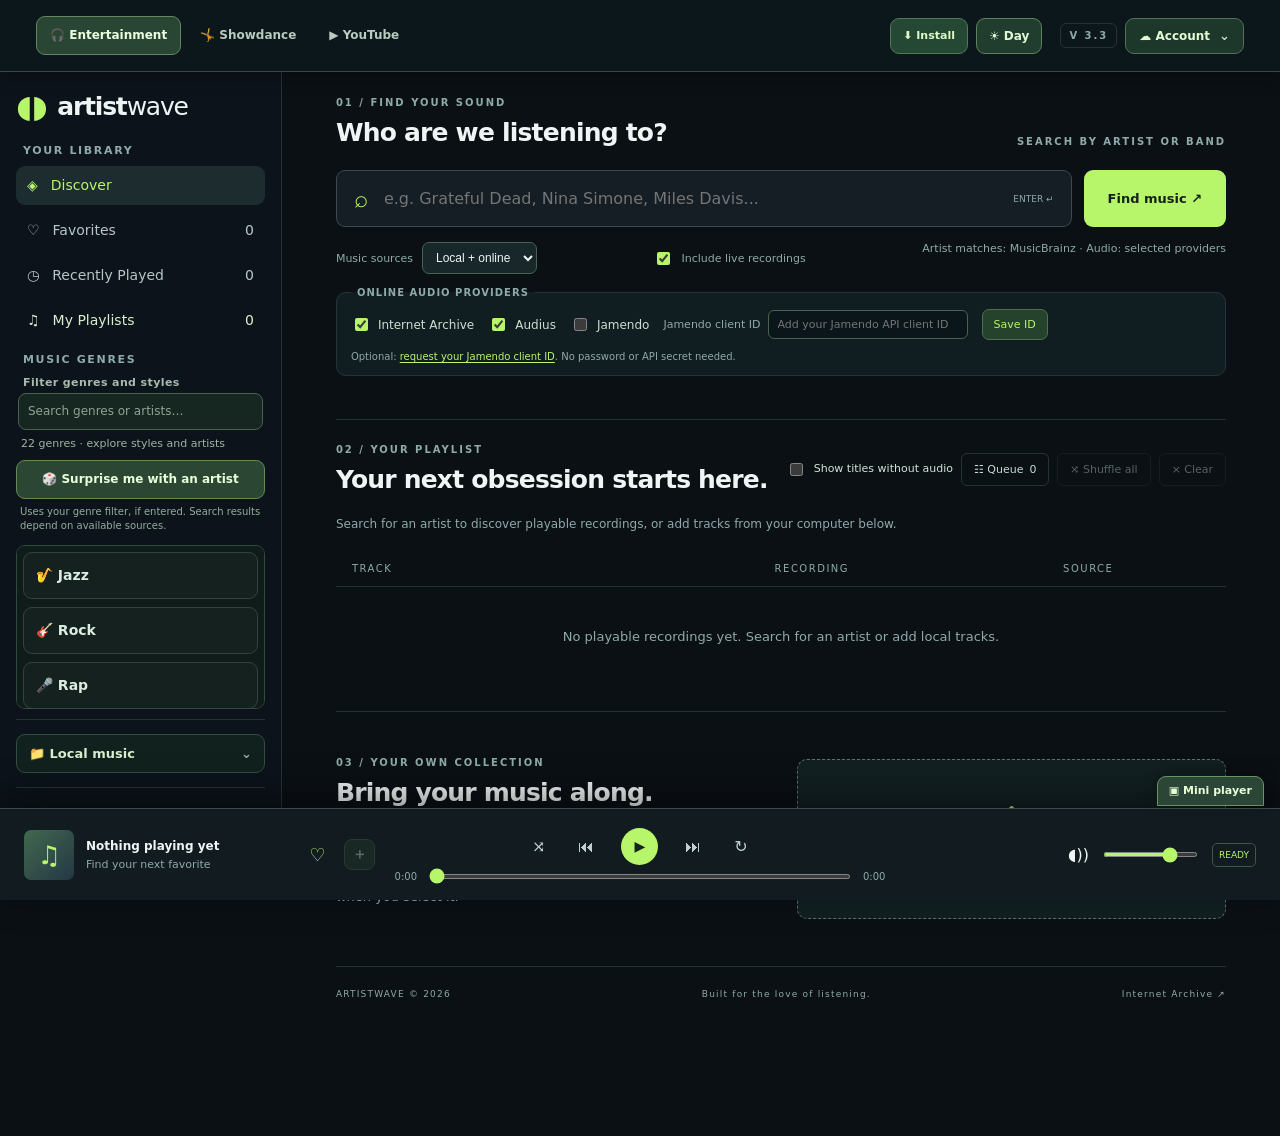
<file: index.html>
<!doctype html>
<html lang="en">
<head>
  <meta charset="utf-8" />
  <meta name="viewport" content="width=device-width, initial-scale=1" />
  <meta name="theme-color" content="#0b1015" />
  <meta name="google-oauth-client-id" content="143348900361-co7l5q5b5jl2c51in1p6od1nft592smq.apps.googleusercontent.com" />
  <title>ArtistWave — Your artist, your station</title>
  <link rel="stylesheet" href="styles.css" />
  <link rel="manifest" href="manifest.webmanifest" />
  <link rel="icon" type="image/png" sizes="192x192" href="icon-192.png" />
  <link rel="apple-touch-icon" href="icon-192.png" />
</head>
<body>
  <div class="app-shell">
      <header class="topbar">
        <nav class="mode-tabs" aria-label="Switch ArtistWave workspace">
          <button type="button" id="modeAudio" class="mode-tab active" aria-current="page">🎧 Entertainment</button>
          <button type="button" id="studioNav" class="mode-tab studio-nav">🤸 Showdance</button>
          <button type="button" id="modeYoutube" class="mode-tab">▶ YouTube</button>
        </nav>
        <div class="top-right"><button id="installAppButton" class="install-app-button" type="button" aria-label="Install ArtistWave as an app" title="Install ArtistWave">⬇ Install</button><button id="themeToggle" class="theme-toggle" type="button" aria-label="Switch to Day theme" aria-pressed="false">☀ Day</button><span class="version">V 3.3</span>
          <span id="installAppStatus" class="install-app-status" role="status" aria-live="polite" hidden></span>
          <details class="topbar-account-menu" id="accountMenu">
            <summary class="topbar-account-toggle" aria-label="Open account and cloud sync settings">☁ Account</summary>
            <div class="cloud-account" aria-label="Account and private cloud sync">
        <div class="cloud-account-label">ACCOUNT · OPTIONAL</div>
        <div id="cloudAccountName" class="cloud-account-name">Guest · saved on this device</div>
        <button class="nav-item cloud-signin" id="cloudSignIn" type="button">☁ Sign in with Google</button>
        <div id="cloudAccountActions" class="cloud-account-actions" hidden>
          <button type="button" id="cloudSyncNow">↻ Sync now</button>
          <button type="button" id="cloudImportGuest">Import guest favorites</button>
          <button type="button" id="cloudSignOut">Sign out</button>
        </div>
        <details id="cloudSetup" class="cloud-setup">
          <summary>Google Drive sync setup</summary>
          <label for="googleClientId">Google OAuth web client ID</label>
          <input id="googleClientId" type="text" placeholder="…apps.googleusercontent.com" autocomplete="off" spellcheck="false" />
          <button type="button" id="cloudSaveClient">Save client ID</button>
          <small>App owner: <a href="https://console.cloud.google.com/auth/clients" target="_blank" rel="noopener noreferrer">create an OAuth web client</a> and enable Google Drive API. Set the authorized JavaScript origin to <code>https://28121978444.github.io</code>. Do not enter a client secret.</small>
        </details>
        <div id="cloudStatus" class="cloud-status" role="status" aria-live="polite">Guest mode · cloud sync off</div>
      </div>
          </details>
        </div></header>
    <aside class="sidebar">
      <a href="#" class="brand" aria-label="ArtistWave home"><span class="brand-icon">◖◗</span><span>artist<span class="brand-light">wave</span></span></a>
      <div class="side-label">YOUR LIBRARY</div>
      <button class="nav-item active" id="discoverNav"><span>◈</span> Discover</button>
      <button class="nav-item" id="favoritesNav"><span>♡</span> Favorites <span class="nav-count" id="favoriteCount">0</span></button>
      <button class="nav-item" id="recentNav" type="button"><span>◷</span> Recently Played <span class="nav-count" id="recentCount">0</span></button>
      <button class="nav-item library-playlists-nav" id="myPlaylistsNav" type="button"><span>♫</span> My Playlists <span class="nav-count" id="myPlaylistsCount">0</span></button>
      <div class="side-label">MUSIC GENRES</div>
      <label class="genre-filter-label" for="genreFilter">Filter genres and styles</label>
      <div class="genre-filter-row"><input id="genreFilter" type="search" placeholder="Search genres or artists…" maxlength="80" autocomplete="off" aria-describedby="genreFilterCount" /><button id="genreFilterClear" type="button" aria-label="Clear genre filter" hidden>×</button></div>
      <div id="genreFilterCount" class="genre-filter-count" role="status" aria-live="polite"></div>
      <button id="surpriseArtist" class="surprise-artist" type="button" aria-describedby="surpriseArtistHelp">🎲 Surprise me with an artist</button>
      <span id="surpriseArtistHelp" class="surprise-help">Uses your genre filter, if entered. Search results depend on available sources.</span>
      <nav id="genreTree" class="genre-tree" aria-label="Browse music genres, styles and eras"></nav>
      <div class="side-divider"></div>
      <details class="sidebar-local-tools" id="localToolsMenu">
        <summary>📁 Local music</summary>
                <button class="nav-item folder-nav" id="addFolderNav" type="button"><span>📁</span> Add Music Folder</button>
        <button class="nav-item folder-reopen" id="reopenFolderNav" type="button" hidden><span>↻</span> Reopen saved folder</button>
        <button class="nav-item folder-forget" id="forgetFolderNav" type="button" hidden><span>×</span> Forget saved folder</button>
        <div class="folder-summary" id="folderSummary" aria-live="polite">No local folder selected</div>
      </details>
      <div class="side-divider"></div>
      
      <div class="sidebar-bottom"><span class="icon-spark">✦</span><p>Just the artist you love.<br><span>No algorithm detours.</span></p></div>
    </aside>



      <main class="main">
      <section class="my-playlists-workspace" id="myPlaylistsWorkspace" hidden aria-labelledby="myPlaylistsHeading">
        <div id="myPlaylistsNotice" role="status" aria-live="polite"></div>
        <div class="my-playlists-hero">
          <div class="my-playlists-hero-art" aria-hidden="true"><span>♫</span><span>✦</span><span>◖◗</span></div>
          <div class="my-playlists-hero-copy">
            <div class="overline">ARTISTWAVE / YOUR COLLECTION</div>
            <h1 id="myPlaylistsHeading">Your music.<br><em>Your playlists.</em></h1>
            <p>Build your own listening collections. Save tracks while exploring, then return whenever the mood strikes.</p>
          </div>
          <button id="myPlaylistsCreate" class="my-playlists-create" type="button">＋ New playlist</button>
        </div>
        <div class="my-playlists-layout">
          <section class="my-playlists-library" aria-label="Saved playlists">
            <div class="my-playlists-section-head"><h2>Your collections</h2><span id="myPlaylistsTotal">0 playlists</span></div>
            <div id="myPlaylistsCards" class="my-playlists-cards"></div>
          </section>
          <section class="my-playlists-detail" id="myPlaylistsDetail" aria-label="Playlist details">
            <div class="my-playlists-detail-empty" id="myPlaylistsDetailEmpty"><span class="my-playlists-empty-icon">♫</span><h2>A soundtrack for every moment.</h2><p>Create a playlist, then add songs from Discover, Favorites, or Recently Played.</p></div>
            <div id="myPlaylistsDetailContent" hidden>
              <div class="my-playlists-detail-head"><div><div class="overline">PERSONAL PLAYLIST</div><h2 id="myPlaylistsDetailName"></h2><p id="myPlaylistsDetailInfo"></p></div>
                <div class="my-playlists-detail-actions"><button id="myPlaylistsRename" type="button">✎ Rename</button><button id="myPlaylistsDelete" type="button">Delete</button></div></div>
              <div class="my-playlists-play-actions"><button id="myPlaylistsPlay" type="button">▶ Play playlist</button><button id="myPlaylistsShuffle" type="button">⤨ Shuffle</button></div>
              <div id="myPlaylistsTracks" class="my-playlists-tracks"></div>
              <p class="my-playlists-note">Availability depends on your audio sources. Local files stay on your device and may need to be reopened in another session.</p>
            </div>
          </section>
        </div>
      </section>
      <section class="youtube-workspace" id="youtubeWorkspace" hidden aria-labelledby="youtubeHeading">
        <div class="youtube-head"><div class="overline">WATCH MUSIC / VIDEO</div><h2 id="youtubeHeading">▶ YouTube</h2>
          <p>Watch music videos using YouTube’s official, visible player. The entertainment audio library remains separate.</p></div>
        <div class="youtube-account">
          <div class="youtube-account-copy"><strong id="youtubeAccountHeading">YouTube account</strong>
            <p id="youtubeAccountStatus" role="status" aria-live="polite">YouTube uses its own browser sign-in session.</p></div>
          <a id="youtubeSignInLink" href="https://www.youtube.com/" target="_blank" rel="noopener noreferrer">Open YouTube / Sign in ↗</a>
        </div>
        <div class="youtube-panel">
          <form id="youtubeLinkForm" class="youtube-link-form">
            <label for="youtubeUrl">Paste a YouTube video or playlist link</label>
            <div class="youtube-link-row"><input id="youtubeUrl" type="url" inputmode="url" placeholder="https://www.youtube.com/watch?v=…" autocomplete="off" spellcheck="false" />
              <button type="submit">▶ Open video</button></div>
          </form>
          <form id="youtubeSearchForm" class="youtube-search-form" action="https://www.youtube.com/results" method="get" target="_blank" rel="noopener noreferrer">
            <label for="youtubeSearch">Find videos on YouTube</label>
            <div class="youtube-link-row"><input id="youtubeSearch" name="search_query" placeholder="Artist, track, or music video" maxlength="140" />
              <button type="submit">Search YouTube ↗</button></div>
          </form>
          <div id="youtubeMessage" class="youtube-message" role="status" aria-live="polite">Paste a YouTube link to watch it here, or search on YouTube and copy the link.</div>
          <div id="youtubePlayerRegion" class="youtube-player-region" hidden>
            <iframe id="youtubeFrame" title="Official YouTube video player" allow="accelerometer; autoplay; encrypted-media; gyroscope; picture-in-picture; web-share" allowfullscreen loading="lazy" referrerpolicy="strict-origin-when-cross-origin"></iframe>
          </div>
          <p class="youtube-disclaimer">Videos must permit embedding. Playback uses YouTube’s official player, not extracted audio; YouTube Premium does not unlock a separate audio-only stream here.</p>
        </div>
      </section>
      <section class="studio-workspace" id="studioWorkspace" hidden aria-labelledby="studioHeading">
        <div class="studio-intro">
          <div><div class="overline">ARTISTWAVE 3.0 / GYM WORKSPACE</div><h2 id="studioHeading">🤸 Showdance Studio</h2>
            <p>Plan and rehearse gymnastics and dance competition routines. Set your gym’s own time limit; rules vary by discipline and event.</p></div>
          <button type="button" id="studioClose">← Back to music</button>
        </div>
        <div class="studio-layout">
          <div class="studio-main">
            <section class="studio-panel" aria-label="Routine setup">
              <div class="studio-panel-heading"><h3>Routine details</h3><button type="button" id="studioNew">+ New routine</button></div>
              <label for="studioRoutineSelect">Saved routine</label>
              <select id="studioRoutineSelect" aria-label="Choose saved routine"></select>
              <div class="studio-input-grid">
                <label>Routine name<input id="studioName" maxlength="90" placeholder="Floor final – Team A" /></label>
                <label>Athlete / team<input id="studioAthlete" maxlength="90" placeholder="Athlete or group" /></label>
                <label>Discipline<select id="studioDiscipline"><option>Artistic gymnastics</option><option>Rhythmic gymnastics</option><option>Acrobatic gymnastics</option><option>Dance / showdance</option><option>Group gymnastics</option><option>Other gym performance</option></select></label>
                <label>Target duration (seconds)<input id="studioTarget" type="number" min="15" max="900" step="1" value="90" /></label>
              </div>
              <div class="studio-input-actions"><button type="button" id="studioSave">Save routine</button><button type="button" id="studioDelete">Delete routine</button></div>
              <p class="studio-caption">Duration is a planning target, not a claim about competition regulations. Ask the event organizer for the correct limit.</p>
            </section>
            <section class="studio-panel" aria-label="Routine music">
              <div class="studio-panel-heading"><h3>Music timeline</h3><span id="studioTotal" class="studio-duration">0:00 / 1:30</span></div>
              <div class="studio-duration-track"><div id="studioDurationFill"></div></div>
              <p id="studioTimingStatus" class="studio-caption">Add music from the active playlist or your favorites.</p>
              <div class="studio-add-row">
                <select id="studioTrackSelect" aria-label="Choose a track to add"></select>
                <button type="button" id="studioAddTrack">+ Add track</button>
              </div>
              <div id="studioSegments" class="studio-segments" aria-live="polite"></div>
              <div class="studio-practice">
                <button type="button" id="studioPlay">▶ Rehearse routine</button>
                <button type="button" id="studioStop">■ Stop</button>
                <span id="studioPlaybackStatus" role="status" aria-live="polite">Ready to rehearse</span>
              </div>
              <p class="studio-caption">Use start/end times to preview sections in order. Browser seeking depends on the audio source. This is a rehearsal planner, not a downloadable audio editor.</p>
            </section>
          </div>
          <aside class="studio-side">
            <section class="studio-panel"><h3>Gym routine cues</h3><p>For each music section, add a cue such as <strong>Entrance</strong>, <strong>Tumbling pass</strong>, <strong>Formation change</strong>, or <strong>Final pose</strong>.</p>
              <p>Sections play sequentially, with their chosen start/end times. Keep a locally available copy of your competition music and confirm performance rights.</p></section>
            <section class="studio-panel"><h3>Saving & privacy</h3><p>Guest routines stay on this browser. With Google sign-in, online track references and routine metadata synchronize to your private Drive app data.</p><p>Local audio files are never uploaded. Reopen their folder on other devices to rehearse local segments.</p></section>
          </aside>
        </div>
        <audio id="studioAudio" preload="metadata"></audio>
      </section>

      <section class="hero" id="artistWaveHero"><div class="hero-copy"><div class="eyebrow"><span class="little-star">✳</span> THE MUSIC IS YOURS TO CHOOSE</div><h1>One artist.<br><em>Every track.</em></h1><p>No noise. No distractions. Type an artist or band and build a listening session around them.</p></div><div class="hero-art" aria-hidden="true"><div class="orb orb-a"></div><div class="orb orb-b"></div><div class="vinyl"><div class="vinyl-ring ring-one"></div><div class="vinyl-ring ring-two"></div><div class="vinyl-ring ring-three"></div><div class="record-label"><div class="record-hole"></div></div></div><div class="star star-one">✳</div><div class="star star-two">✧</div></div></section>

      <section class="search-section" id="discoverSection"><div class="section-heading"><div><div class="overline">01 / FIND YOUR SOUND</div><h2>Who are we listening to?</h2></div><span class="section-aside">SEARCH BY ARTIST OR BAND</span></div><form id="searchForm" class="search-form"><label class="search-box" for="artistInput"><span class="search-icon">⌕</span><input id="artistInput" name="artist" type="search" placeholder="e.g. Grateful Dead, Nina Simone, Miles Davis..." autocomplete="off" maxlength="100" required /><span class="key-hint">ENTER ↵</span></label><button class="primary-button" id="searchButton" type="submit">Find music <span>↗</span></button></form><div class="search-options"><label class="source-select-label" for="sourceMode"><span>Music sources</span><select id="sourceMode" aria-label="Playlist source"><option value="both" selected>Local + online</option><option value="local">Local only</option><option value="online">Online only</option></select></label><label class="checkbox"><input type="checkbox" id="includeLive" checked/><span>Include live recordings</span></label><span>Artist matches: MusicBrainz · Audio: selected providers</span></div><fieldset class="provider-panel" id="providerPanel"><legend>Online audio providers</legend>
  <label class="provider-choice"><input type="checkbox" id="providerArchive" checked /><span>Internet Archive</span></label>
  <label class="provider-choice"><input type="checkbox" id="providerAudius" checked /><span>Audius</span></label>
  <label class="provider-choice"><input type="checkbox" id="providerJamendo" /><span>Jamendo</span></label>
  <label class="provider-key" for="jamendoClientId"><span>Jamendo client ID</span><input type="text" id="jamendoClientId" inputmode="text" autocomplete="off" spellcheck="false" placeholder="Add your Jamendo API client ID" aria-describedby="jamendoHelp" /></label>
  <button class="provider-save" id="saveJamendoId" type="button">Save ID</button>
  <small id="jamendoHelp">Optional: <a href="https://devportal.jamendo.com/" target="_blank" rel="noopener noreferrer">request your Jamendo client ID</a>. No password or API secret needed.</small>
</fieldset>
<div id="matchPanel" class="match-panel" hidden><div class="match-top"><div><div class="overline">CHOOSE THE RIGHT MATCH</div><h3 id="matchHeading">Search matches</h3></div><span id="matchSummary"></span></div><div id="matchList" class="match-list"></div></div></section>

      <section class="genre-results" id="genreResults" hidden>
        <div class="section-heading"><div><div class="overline">BROWSE THE MUSIC</div><h2 id="genreResultsHeading">Explore music styles</h2></div><span id="genreResultsCount" class="section-aside"></span></div>
        <p id="genreResultsDescription" class="status-message">Choose an artist to load their playlist.</p>
        <div id="genreArtistList" class="genre-artist-list"></div>
      </section>
      <nav class="album-jump" id="albumJump" aria-label="Album navigation" hidden><label for="albumJumpSelect">Jump to album</label><select id="albumJumpSelect" aria-label="Jump to album"><option value="">Choose an album</option></select><button id="albumFoldAll" class="album-fold-all" type="button" aria-label="Collapse all albums">▴ Collapse all</button></nav>
      <section class="playlist-section" id="playlistSection"><div class="section-heading playlist-title"><div><div class="overline" id="playlistOverline">02 / YOUR PLAYLIST</div><h2 id="playlistHeading">Your next obsession starts here.</h2></div><div class="playlist-actions"><label class="checkbox catalog-toggle"><input type="checkbox" id="showUnavailable"/><span>Show titles without audio</span></label><button class="text-button queue-toggle-button" id="smartQueueToggle" type="button" aria-controls="smartQueuePanel" aria-expanded="false">☷ Queue <span id="smartQueueCount">0</span></button><button class="text-button" id="shuffleAll" disabled>⤨ Shuffle all</button><button class="text-button" id="clearList" disabled>× Clear</button></div></div><div id="statusMessage" class="status-message" role="status" aria-live="polite">Search for an artist to discover playable recordings, or add tracks from your computer below.</div><div class="track-table-head"><span>TRACK</span><span>RECORDING</span><span>SOURCE</span><span></span></div><div id="trackList" class="track-list"><div class="empty-state"><div class="empty-icon">♫</div><strong>It's quiet in here.</strong><span>Search for an artist above to start the music.</span></div></div><a id="externalSearch" class="external-search" href="#" target="_blank" rel="noopener noreferrer" hidden></a><button class="load-more" id="loadMore" hidden>Load more recordings ↓</button></section>

      <section class="smart-queue-panel" id="smartQueuePanel" hidden aria-labelledby="smartQueueHeading">
        <div class="smart-queue-head">
          <div><div class="overline">NEXT ON DECK</div><h2 id="smartQueueHeading">Your listening queue</h2><p>Play Next and Add to Queue won't change your saved playlists.</p></div>
          <div class="smart-queue-head-actions"><button id="smartQueueClear" type="button">Clear queue</button><button id="smartQueueClose" type="button" aria-label="Close queue">×</button></div>
        </div>
        <div id="smartQueueList" class="smart-queue-list"></div>
        <p id="smartQueueStatus" role="status" aria-live="polite" class="smart-queue-status"></p>
      </section>
      <section class="local-section"><div class="local-left"><div class="overline">03 / YOUR OWN COLLECTION</div><h2>Bring your music along.</h2><p>Add files or select a music folder from the sidebar. ArtistWave scans supported files and subfolders on your device (where permitted). Nothing is uploaded. Folder access is requested only when you select it.</p></div><div class="file-drop" id="fileDrop" tabindex="0" role="button" aria-label="Add local audio files"><span class="upload-icon">↥</span><strong>Drop audio files here</strong><span>or <u>browse files</u> · MP3, FLAC, WAV, OGG, M4A</span><input id="fileInput" type="file" accept="audio/*,.flac,.m4a" multiple hidden /></div></section>
      <footer class="footer"><span>ARTISTWAVE © 2026</span><span>Built for the love of listening.</span><a href="https://archive.org" target="_blank" rel="noopener noreferrer">Internet Archive ↗</a></footer>
    </main>
  </div>

  <div class="player"><button id="openMiniPlayer" class="open-mini-player" type="button" aria-label="Open mini player window" title="Open mini player">▣ Mini player</button><div class="now-playing"><div class="mini-art" id="miniArt">♫</div><div class="now-text"><strong id="nowTitle">Nothing playing yet</strong><span id="nowArtist">Find your next favorite</span></div><button id="favoriteCurrent" class="heart-button" aria-label="Save current track" disabled>♡</button><button id="playlistSaveCurrent" class="playlist-save-current" type="button" aria-label="Add current track to playlist" title="Add to playlist" disabled>＋</button></div><div class="playback"><div class="play-controls"><button id="shuffleButton" title="Shuffle" aria-label="Toggle shuffle">⤨</button><button id="previousButton" title="Previous" aria-label="Previous track">⏮</button><button id="playButton" class="play-main" title="Play" aria-label="Play">▶</button><button id="nextButton" title="Next" aria-label="Next track">⏭</button><button id="repeatButton" title="Repeat: off" aria-label="Change repeat mode">↻</button></div><div class="timeline"><span id="currentTime">0:00</span><input id="seekBar" type="range" min="0" max="1000" value="0" aria-label="Seek playback"/><span id="duration">0:00</span></div></div><div class="player-right"><span class="volume-icon">◖))</span><input id="volumeBar" type="range" min="0" max="100" value="75" aria-label="Volume"/><span class="source-badge" id="playingSource">READY</span></div></div>
  <div id="miniPlayerFallback" class="mini-player-fallback" hidden aria-label="Mini player panel"><iframe id="miniPlayerFallbackFrame" title="Mini music player"></iframe></div>
  <dialog id="playlistDialog" class="playlist-dialog" aria-labelledby="playlistDialogTitle">
    <form id="playlistDialogForm" method="dialog">
      <div class="playlist-dialog-mark">♫</div>
      <h2 id="playlistDialogTitle">New playlist</h2>
      <p id="playlistDialogHint">Give this collection a name you'll remember.</p>
      <label id="playlistNameLabel" for="playlistName">Playlist name</label>
      <input id="playlistName" type="text" maxlength="80" autocomplete="off" required placeholder="e.g. Midnight Drive" />
      <div class="playlist-dialog-actions"><button id="playlistDialogCancel" type="button">Cancel</button><button id="playlistDialogSave" type="submit">Create playlist</button></div>
    </form>
  </dialog>
  <dialog id="playlistPickerDialog" class="playlist-dialog" aria-labelledby="playlistPickerTitle">
    <div class="playlist-dialog-mark">＋</div><h2 id="playlistPickerTitle">Add to playlist</h2>
    <p id="playlistPickerTrack"></p>
    <div id="playlistPickerChoices" class="playlist-picker-choices"></div>
    <div class="playlist-dialog-actions"><button id="playlistPickerCancel" type="button">Close</button><button id="playlistPickerCreate" type="button">＋ New playlist</button></div>
  </dialog>
  <dialog id="artDialog" class="art-dialog" aria-labelledby="artDialogHeading">
    <form method="dialog" id="artDialogForm">
      <h2 id="artDialogHeading">Choose artwork</h2>
      <p id="artDialogArtist" class="art-dialog-info"></p>
      <label for="artUrl">Image URL (photo, logo, album or live show)</label>
      <input id="artUrl" type="url" placeholder="https://example.com/artist.jpg" />
      <div class="art-dialog-actions"><button type="button" id="artSaveUrl" class="primary-button">Use image URL</button><label class="art-upload">Or upload an image<input id="artUpload" type="file" accept="image/*" hidden /></label></div>
      <div class="art-dialog-actions art-dialog-bottom"><button type="button" id="artReset">Restore automatic image</button><button type="submit">Cancel</button></div>
      <p id="artDialogError" role="status"></p>
    </form>
  </dialog>
  <input id="folderInput" type="file" webkitdirectory directory multiple hidden />
  <audio id="audio" preload="metadata"></audio>
  <script src="https://accounts.google.com/gsi/client" defer></script>
  <script src="cloud-sync.js" defer></script>
  <script src="app.js" defer></script>
  <script src="studio.js" defer></script>
  <script src="navigation.js" defer></script>
  <script src="playlists.js" defer></script>
  <script src="mini-player-host.js" defer></script>
  <script src="theme.js" defer></script>
  <script src="install.js" defer></script>
</body>
</html>
</file>
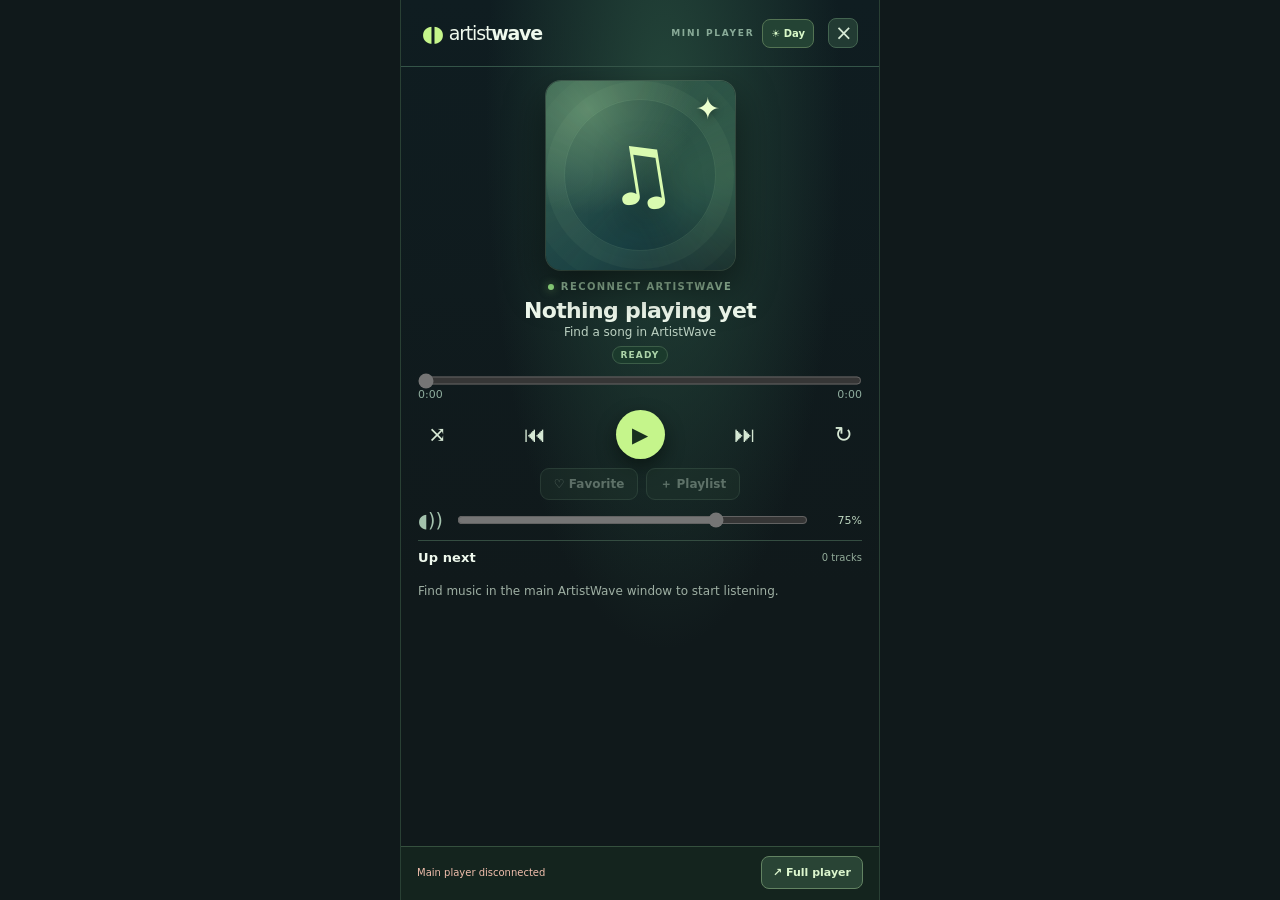
<file: mini-player.html>
<!doctype html>
<html lang="en">
<head>
  <meta charset="utf-8" />
  <meta name="viewport" content="width=device-width,initial-scale=1" />
  <meta name="theme-color" content="#101d1d" />
  <title>ArtistWave — Mini Player</title>
  <link rel="stylesheet" href="mini-player.css" />
  <link rel="manifest" href="manifest.webmanifest" />
  <link rel="icon" type="image/png" sizes="192x192" href="icon-192.png" />
</head>
<body>
  <div class="mini-shell">
    <header class="mini-top">
      <div class="mini-brand"><span class="brand-icon">◖◗</span><span>artist<strong>wave</strong></span></div>
      <span class="mini-label">MINI PLAYER</span>
      <button id="themeToggle" class="theme-toggle" type="button" aria-label="Switch to Day theme" aria-pressed="false">☀ Day</button>
      <button id="miniClose" class="mini-close" type="button" aria-label="Close mini player">×</button>
    </header>
    <main class="mini-main">
      <div class="mini-cover" id="miniCover">
        <div class="cover-glow"></div>
        <span id="miniArtPlaceholder" class="cover-symbol">♫</span>
        <img id="miniCoverImage" alt="" hidden />
        <span class="cover-shine" aria-hidden="true">✦</span>
      </div>
      <div class="mini-info">
        <div class="mini-kicker"><span class="live-dot"></span><span id="miniPlaybackLabel">READY TO LISTEN</span></div>
        <h1 id="miniTitle">Nothing playing yet</h1>
        <p id="miniArtist">Find a song in ArtistWave</p>
        <span id="miniSource" class="mini-source">READY</span>
      </div>
      <div class="mini-progress">
        <input id="miniSeek" type="range" min="0" max="1000" value="0" aria-label="Seek through track" />
        <div class="mini-time"><span id="miniCurrent">0:00</span><span id="miniDuration">0:00</span></div>
      </div>
      <nav class="mini-controls" aria-label="Music playback">
        <button type="button" id="miniShuffle" title="Shuffle" aria-label="Toggle shuffle">⤨</button>
        <button type="button" id="miniPrevious" aria-label="Previous track">⏮</button>
        <button type="button" id="miniPlay" class="play" aria-label="Play or pause">▶</button>
        <button type="button" id="miniNext" aria-label="Next track">⏭</button>
        <button type="button" id="miniRepeat" title="Repeat" aria-label="Change repeat mode">↻</button>
      </nav>
      <div class="mini-more">
        <button id="miniFavorite" class="mini-pill" type="button" aria-label="Toggle favorite">♡ <span>Favorite</span></button>
        <button id="miniSave" class="mini-pill" type="button" aria-label="Add to a playlist">＋ <span>Playlist</span></button>
      </div>
      <div class="mini-volume">
        <span aria-hidden="true">◖))</span>
        <input id="miniVolume" type="range" min="0" max="100" value="75" aria-label="Volume" />
        <span id="miniVolumeValue">75%</span>
      </div>
      <section class="mini-queue" aria-labelledby="miniQueueHeading">
        <div class="queue-head"><h2 id="miniQueueHeading">Up next</h2><span id="miniQueueCount">0 tracks</span></div>
        <div id="miniQueueList" class="queue-list"><p class="queue-empty">Find music in the main ArtistWave window to start listening.</p></div>
      </section>
    </main>
    <footer class="mini-bottom">
      <span id="miniConnection" role="status" aria-live="polite">Connected to ArtistWave</span>
      <button id="miniOpenMain" type="button">↗ Full player</button>
    </footer>
  </div>
  <script src="mini-player.js" defer></script>
  <script src="theme.js" defer></script>
</body>
</html>
</file>
<file: styles.css>
:root{color-scheme:dark;--bg:#0b1015;--panel:#101922;--line:#25323a;--text:#eff5f4;--muted:#8eaaa9;--accent:#b7f56b;--sidebar:245px;font-family:Inter,ui-sans-serif,system-ui,-apple-system,"Segoe UI",sans-serif}*{box-sizing:border-box}body{background:var(--bg);color:var(--text);margin:0;padding-bottom:115px}button,input{font:inherit}button{cursor:pointer}a{color:inherit;text-decoration:none}.app-shell{display:grid;grid-template-columns:var(--sidebar) minmax(0,1fr);min-height:100vh}.sidebar{position:sticky;top:0;height:calc(100vh - 92px);border-right:1px solid var(--line);padding:30px 20px;background:#0c131a;display:flex;flex-direction:column;gap:10px}.brand{font-size:25px;font-weight:850;letter-spacing:-1.2px;display:flex;gap:11px;align-items:center;margin-bottom:54px}.brand-icon{color:var(--accent);font-size:31px}.brand-light{font-weight:350}.side-label,.overline,.eyebrow,.section-aside,.breadcrumb,.top-right{font-size:10px;letter-spacing:2px;font-weight:750;color:var(--muted)}.side-label{margin:15px 9px 5px}.nav-item{border:0;background:transparent;color:#b6c6c7;padding:14px;border-radius:9px;text-align:left;display:flex;gap:13px}.nav-item:hover,.nav-item.active{background:#1d2c2e;color:var(--accent)}.nav-count{margin-left:auto}.side-divider{height:1px;background:var(--line);margin:15px 0}.source-item{display:flex;gap:12px;padding:11px 6px;align-items:center}.source-item strong,.source-item small{display:block}.source-item strong{font-size:12px}.source-item small{font-size:10px;color:var(--muted);margin-top:3px}.source-dot,.live-dot{height:8px;width:8px;display:inline-block;border-radius:100%;background:var(--accent);flex-shrink:0}.source-dot.local{background:#7da2db}.sidebar-bottom{margin-top:auto;display:flex;gap:13px;font-size:12px;color:#d4e5dc}.sidebar-bottom span{color:var(--muted)}.icon-spark{font-size:23px}.main{width:100%;max-width:1440px;padding:0 5.4%;margin:auto}.topbar{display:flex;justify-content:space-between;align-items:center;height:83px;border-bottom:1px solid var(--line)}.breadcrumb span{padding:0 8px;color:#4e686d}.breadcrumb strong{color:var(--text)}.top-right{display:flex;gap:10px;align-items:center}.version{border:1px solid var(--line);border-radius:6px;padding:6px 8px;margin-left:10px}.hero{display:flex;min-height:340px;justify-content:space-between;align-items:center;border-bottom:1px solid var(--line);overflow:hidden}.hero-copy{position:relative;z-index:1}.eyebrow{color:var(--accent)}h1{font-size:clamp(42px,5.3vw,82px);letter-spacing:-4px;line-height:.99;margin:25px 0 19px}h1 em{color:var(--accent);font-style:normal}h2{font-size:25px;letter-spacing:-.8px;margin:10px 0 0}.hero p,.local-left p{color:#9aacae;line-height:1.7;max-width:510px;font-size:13px}.hero-art{position:relative;width:340px;height:310px;flex:0 0 340px}.vinyl{width:255px;height:255px;position:absolute;top:27px;left:55px;border-radius:50%;background:repeating-radial-gradient(circle,#111923 0 3px,#1a2932 4px 6px,#0f171d 7px 10px);box-shadow:0 20px 80px #0009,0 0 0 1px #456;display:grid;place-items:center;transform:rotate(-15deg)}.record-label{width:93px;height:93px;background:var(--accent);border-radius:50%;display:grid;place-items:center}.record-hole{width:11px;height:11px;border-radius:50%;background:#101820}.orb{position:absolute;border-radius:50%;filter:blur(30px);background:#376e5577}.orb-a{width:220px;height:200px;left:15px;top:20px}.orb-b{width:150px;height:150px;right:0;bottom:0}.star{position:absolute;color:var(--accent);font-size:28px}.star-one{right:0;top:12px}.star-two{left:20px;bottom:20px}.search-section,.playlist-section{padding:42px 0 25px;border-bottom:1px solid var(--line)}.section-heading{display:flex;align-items:end;justify-content:space-between;margin-bottom:23px}.search-form{display:flex;gap:12px}.search-box{height:57px;border:1px solid #3b4b4d;border-radius:9px;background:#141e24;display:flex;align-items:center;gap:14px;padding:0 17px;flex:1}.search-box:focus-within{border-color:var(--accent)}.search-icon{color:var(--accent);font-size:24px}.search-box input{background:transparent;color:#f8fffa;border:0;outline:0;flex:1;min-width:0}.key-hint{font-size:9px;color:var(--muted);white-space:nowrap}.primary-button{background:var(--accent);border:0;border-radius:9px;color:#14221b;font-size:13px;font-weight:800;padding:0 24px}.primary-button:hover{background:#ccff8b}.search-options{display:flex;justify-content:space-between;gap:20px;font-size:11px;color:var(--muted);margin-top:15px}.checkbox{display:flex;gap:8px;align-items:center}.checkbox input{accent-color:var(--accent)}.match-panel{margin-top:25px;border:1px solid var(--line);border-radius:12px;background:#111a20;padding:20px}.match-panel[hidden],.external-search[hidden],.load-more[hidden]{display:none}.match-top{display:flex;justify-content:space-between;gap:15px;align-items:center;margin-bottom:18px}.match-top h3{margin:6px 0;font-size:19px}.match-top span{font-size:11px;color:var(--muted)}.match-list{display:grid;grid-template-columns:repeat(auto-fill,minmax(225px,1fr));gap:9px;max-height:350px;overflow:auto}.match-card{min-height:75px;border:1px solid #314147;border-radius:9px;padding:12px 14px;text-align:left;color:var(--text);background:#172329;display:flex;flex-direction:column;gap:7px}.match-card strong{font-size:13px}.match-card small{font-size:11px;color:var(--muted);line-height:1.4}.match-card:hover,.match-card.selected{border-color:var(--accent);background:#24352c}.playlist-title{align-items:center}.playlist-actions{display:flex;gap:8px}.text-button{background:transparent;border:1px solid var(--line);padding:9px 12px;border-radius:6px;color:#c7dbd4;font-size:11px}.text-button:disabled{opacity:.4;cursor:default}.status-message{font-size:12px;color:var(--muted);margin-bottom:20px}.status-message.error{color:#ffac93}.track-table-head,.track-row{display:grid;grid-template-columns:3fr 2fr 85px 42px;align-items:center;gap:20px;padding:12px 16px;border-bottom:1px solid var(--line)}.track-table-head{font-size:10px;letter-spacing:1.5px;color:var(--muted)}.track-row{min-height:68px;grid-template-columns:40px minmax(0,3fr) minmax(0,2fr) 85px 42px}.track-row.active{background:#1b302c}.track-row:hover{background:#172229}.track-play,.heart-button{border:0;background:transparent;color:var(--accent);font-size:18px}.track-info{min-width:0}.track-info strong,.track-info small{display:block;overflow:hidden;text-overflow:ellipsis;white-space:nowrap}.track-info strong{font-size:13px}.track-info small,.recording-name,.track-source{font-size:11px;color:var(--muted)}.recording-name{overflow:hidden;text-overflow:ellipsis;white-space:nowrap}.empty-state{padding:42px 15px;display:flex;flex-direction:column;align-items:center;gap:10px;color:var(--muted);font-size:13px}.empty-icon{font-size:34px;color:var(--accent)}.external-search{display:inline-block;color:var(--accent);font-size:12px;margin:20px 0}.load-more{border:1px solid #4c7162;color:var(--accent);padding:12px 17px;background:#17251d;border-radius:8px;margin:15px 0}.local-section{display:grid;grid-template-columns:1fr 1fr;align-items:center;gap:32px;padding:45px 0}.file-drop{border:1px dashed #5b7272;border-radius:10px;min-height:160px;display:flex;flex-direction:column;gap:8px;align-items:center;justify-content:center;cursor:pointer;background:#122022;color:#d8e7de;font-size:12px;text-align:center;padding:15px}.file-drop:hover,.file-drop.dragover{border-color:var(--accent);background:#1f3229}.file-drop span{color:var(--muted)}.upload-icon{font-size:30px;color:var(--accent)!important}.footer{display:flex;gap:20px;justify-content:space-between;border-top:1px solid var(--line);padding:22px 0;font-size:9px;letter-spacing:1.2px;color:var(--muted)}.player{position:fixed;bottom:0;left:0;right:0;z-index:10;height:92px;background:#111b20;border-top:1px solid #3b4c48;display:grid;grid-template-columns:1fr 1.4fr 1fr;gap:20px;align-items:center;padding:10px 24px;box-shadow:0 -10px 40px #0007}.now-playing{display:flex;align-items:center;gap:12px;min-width:0}.mini-art{width:50px;height:50px;display:grid;place-items:center;border-radius:7px;background:linear-gradient(135deg,#42694f,#243744);color:var(--accent);font-size:26px}.now-text{min-width:0;flex:1}.now-text strong,.now-text span{display:block;text-overflow:ellipsis;white-space:nowrap;overflow:hidden}.now-text strong{font-size:12px}.now-text span{font-size:11px;color:var(--muted);margin-top:5px}.playback{display:flex;flex-direction:column;align-items:center;gap:6px}.play-controls{display:flex;gap:21px;align-items:center}.play-controls button{border:0;color:#becfcf;background:transparent;font-size:16px}.play-controls .play-main{background:var(--accent);color:#14251b;width:37px;height:37px;border-radius:50%;font-size:14px}.play-controls button.active{color:var(--accent)}.timeline{display:flex;width:100%;align-items:center;gap:10px;font-size:10px;color:var(--muted)}.timeline input{flex:1}.player-right{display:flex;justify-content:flex-end;align-items:center;gap:12px}.player-right input{max-width:95px}.source-badge{font-size:9px;color:var(--accent);border:1px solid #3d5945;padding:6px;border-radius:5px}input[type=range]{accent-color:var(--accent);height:5px}button:focus-visible,a:focus-visible,input:focus-visible{outline:2px solid var(--accent);outline-offset:3px}@media(max-width:1050px){.app-shell{grid-template-columns:190px 1fr}.sidebar{padding:25px 12px}.main{padding:0 4%}.hero-art{width:230px;flex-basis:230px}.vinyl{left:0;width:205px;height:205px;top:55px}.local-section{grid-template-columns:1fr}.track-table-head,.recording-name{display:none}.track-row{grid-template-columns:32px minmax(0,1fr) 70px 30px}}@media(max-width:700px){.app-shell{display:block}.sidebar{height:auto;position:static;display:flex;flex-direction:row;align-items:center;gap:8px;padding:10px;overflow-x:auto;border-bottom:1px solid var(--line)}.brand{font-size:19px;margin:0 12px 0 0;flex-shrink:0}.side-label,.source-item,.side-divider,.sidebar-bottom{display:none}.nav-item{white-space:nowrap;padding:10px}.main{padding:0 18px}.topbar{height:60px}.hero{min-height:245px}.hero-art{display:none}h1{font-size:48px;letter-spacing:-2.5px}.section-aside,.key-hint{display:none}.search-section,.playlist-section{padding-top:27px}.search-form{flex-direction:column}.primary-button{height:48px}.section-heading{align-items:start;gap:10px}.playlist-actions{flex-wrap:wrap}.search-options{flex-wrap:wrap}.footer{flex-wrap:wrap}.player{grid-template-columns:1fr 1fr;height:110px;padding:8px 14px;gap:8px}.now-playing{grid-column:1}.playback{grid-column:2}.play-controls{gap:9px}.player-right{display:none}body{padding-bottom:110px}}
/* v1.2: visual identity cards — 1/3 image, 2/3 text, stable artwork per ID */
.match-list{grid-template-columns:repeat(auto-fill,minmax(270px,1fr));max-height:520px}
.match-card{display:grid;grid-template-columns:minmax(0,1fr) minmax(0,2fr);gap:0;min-height:116px;padding:0;overflow:hidden;align-items:stretch}
.match-art{position:relative;display:grid;place-items:center;min-width:0;min-height:116px;overflow:hidden;background:linear-gradient(135deg,#314e3b,#182c33);border-right:1px solid #3b5350}
.match-art img{position:absolute;width:100%;height:100%;inset:0;object-fit:cover;display:block}
.match-art-fallback{font-weight:800;font-size:38px;color:var(--accent)}
.match-art-fallback[hidden]{display:none}
.match-copy{display:flex;flex-direction:column;justify-content:center;gap:8px;min-width:0;padding:12px 13px}
.match-copy strong{font-size:13px;line-height:1.25;overflow-wrap:anywhere}
.match-copy small{font-size:11px;line-height:1.4;color:var(--muted);overflow-wrap:anywhere}
@media(max-width:560px){.match-list{grid-template-columns:1fr}.match-card{min-height:105px}.match-art{min-height:105px}}

/* v1.3: Rap era navigation and stable custom artwork */
.genre-tree{display:flex;flex-direction:column;gap:7px;max-height:46vh;overflow-y:auto;padding:0 3px 3px 0}
.genre-node{border:1px solid #31443c;border-radius:9px;background:#14211e;overflow:hidden}
.genre-node summary{cursor:pointer;padding:13px 11px;font-size:13px;font-weight:750;list-style-position:inside;color:var(--accent)}
.genre-era-list{display:flex;flex-direction:column;padding:3px 8px 9px 21px;gap:3px}
.genre-era-button{border:0;border-radius:6px;background:transparent;color:#bccdc4;text-align:left;padding:9px 10px;font-size:12px}
.genre-era-button:hover,.genre-era-button[aria-pressed="true"]{background:#29422f;color:var(--accent)}
.genre-results{padding:30px 0 20px;border-bottom:1px solid var(--line)}
.genre-results[hidden]{display:none}
.genre-artist-list{display:grid;grid-template-columns:repeat(auto-fill,minmax(215px,1fr));gap:10px}
.genre-artist-card{position:relative;display:flex;flex-direction:column;align-items:flex-start;gap:8px;text-align:left;border:1px solid #30473b;border-radius:9px;padding:15px 35px 15px 15px;background:#13221d;color:#f0f5ee;min-height:87px}
.genre-artist-card:hover{border-color:var(--accent);background:#23372b}
.genre-artist-card strong{font-size:13px}
.genre-artist-card small{font-size:11px;color:var(--muted);line-height:1.4}
.genre-artist-card>span:last-child{position:absolute;right:14px;top:15px;color:var(--accent)}
.match-art{cursor:pointer}
.match-art:focus-visible{outline:2px solid var(--accent);outline-offset:-3px;z-index:2}
.art-dialog{width:min(94vw,480px);background:#15221f;color:var(--text);border:1px solid #496a54;border-radius:12px;padding:25px;box-shadow:0 20px 80px #000c}
.art-dialog::backdrop{background:#000b}
.art-dialog form{display:flex;flex-direction:column;gap:14px}
.art-dialog h2{margin:0;font-size:24px}
.art-dialog-info{margin:0;color:var(--muted);font-size:13px}
.art-dialog label{font-size:12px;color:#cad9cf}
.art-dialog input[type=url]{width:100%;padding:13px;background:#0e1717;border:1px solid #466453;border-radius:7px;color:var(--text)}
.art-dialog-actions{display:flex;gap:12px;align-items:center;flex-wrap:wrap}
.art-dialog-actions .primary-button{min-height:40px}
.art-upload{display:inline-flex;align-items:center;min-height:40px;border:1px solid #4b6653;border-radius:7px;padding:0 12px;cursor:pointer}
.art-dialog-bottom{justify-content:space-between}
.art-dialog-bottom button{background:transparent;border:1px solid #4d6557;color:#cfe5d1;border-radius:7px;padding:10px}
#artDialogError{font-size:12px;color:#ffa791;margin:0;min-height:15px}
@media(max-width:800px){.genre-tree{max-height:50vh}.sidebar{flex-wrap:wrap}.genre-tree{width:100%;order:5}.genre-results{padding-top:22px}}

/* v1.4: optional catalog-only titles and external lyrics lookup */
.catalog-toggle{display:inline-flex;align-items:center;gap:8px;max-width:225px;white-space:normal;color:#d0e6d4;font-size:11px;text-align:left;line-height:1.3}
.catalog-toggle input{accent-color:var(--accent);flex:none}
.unavailable-row{grid-template-columns:40px minmax(0,3fr) minmax(0,2fr) 65px 112px;border-left:2px solid #846d48;background:#171e20}
.unavailable-row .track-info strong{color:#b7c7c2}
.unavailable-mark{color:#b9a079;text-align:center}
.unavailable-row .recording-name{color:#c2ad81}
.lyrics-link{display:inline-flex;justify-content:center;align-items:center;font-size:11px;white-space:nowrap;color:#d7f3ac;border:1px solid #647c55;padding:8px 7px;border-radius:6px;text-decoration:none}
.lyrics-link:hover{background:#2d3a26}
@media(max-width:1050px){.unavailable-row{grid-template-columns:32px minmax(0,1fr) 65px 112px}.unavailable-row .recording-name{display:none}}
@media(max-width:700px){.playlist-actions{align-items:center}.catalog-toggle{min-width:155px}.unavailable-row{grid-template-columns:23px minmax(0,1fr) 94px;gap:6px;padding:10px 6px}.unavailable-row .track-source{display:none}.lyrics-link{font-size:10px;padding:6px 4px}}

/* v1.5: linked lyrics sources for ALL tracks, with explicit provider credit */
.track-row{grid-template-columns:40px minmax(0,3fr) minmax(0,2fr) 72px minmax(162px,1.5fr)}
.track-actions{display:flex;align-items:center;justify-content:flex-end;gap:7px;min-width:0}
.lyrics-actions{display:flex;align-items:center;justify-content:flex-end;gap:5px;flex-wrap:wrap;min-width:0}
.lyrics-actions .lyrics-link{font-size:10px;padding:6px 7px;line-height:1.2}
.lyrics-credit{font-size:9px;color:var(--muted);width:100%;text-align:right;line-height:1.2}
.unavailable-row{grid-template-columns:40px minmax(0,3fr) minmax(0,2fr) 72px minmax(162px,1.5fr)}
.unavailable-row>.lyrics-actions{align-self:center}
.track-heart,.track-actions .heart-button{flex:none}
@media(max-width:1050px){
  .track-row,.unavailable-row{grid-template-columns:32px minmax(0,1fr) 68px minmax(162px,1fr)}
  .recording-name{display:none}
}
@media(max-width:700px){
  .track-row,.unavailable-row{grid-template-columns:26px minmax(0,1fr) minmax(120px,1.1fr);gap:5px;padding:9px 5px}
  .track-row>.track-source,.unavailable-row>.track-source{display:none}
  .track-actions{gap:1px;justify-content:flex-end}
  .lyrics-actions{gap:3px}
  .lyrics-actions .lyrics-link{font-size:9px;padding:6px 5px}
  .lyrics-credit{font-size:8px}
}

/* v1.6: Rap era expands to artist names directly in the genre sidebar */
.genre-era-group{display:flex;flex-direction:column;min-width:0}
.genre-era-button{width:100%;font-weight:600}
.genre-era-button.active,.genre-era-button[aria-expanded="true"]{background:#29422f;color:var(--accent)}
.genre-sidebar-artists{display:flex;flex-direction:column;gap:1px;padding:3px 0 7px 8px}
.genre-sidebar-artists[hidden]{display:none}
.genre-sidebar-artist{background:transparent;border:0;border-left:2px solid #365448;text-align:left;color:#c3d2c9;font-size:11px;padding:7px 8px 7px 11px;width:100%;overflow-wrap:anywhere}
.genre-sidebar-artist:hover,.genre-sidebar-artist:focus-visible{border-left-color:var(--accent);color:var(--accent);background:#203328}
.genre-results{scroll-margin-top:16px}
.genre-tree{max-height:calc(100vh - 330px);min-height:160px;overflow-y:auto}
@media(max-width:800px){.genre-tree{max-height:340px;min-height:0}}

/* v1.7: shared navigation for historical genre eras and showdance styles */
.genre-tree{gap:7px;overflow-y:auto;scrollbar-color:#4a6c54 transparent;scrollbar-width:thin}
.genre-category-heading{margin:15px 4px 6px;padding-top:12px;border-top:1px solid #31443c;font-size:10px;font-weight:800;letter-spacing:1.25px;color:#9eb29f}
.genre-node{display:flex;flex-direction:column;min-width:0}
.genre-top-button{width:100%;background:transparent;color:#dbece0;border:0;text-align:left;font-size:13px;font-weight:720;padding:13px 11px;line-height:1.35}
.genre-top-button[aria-expanded="true"]{background:#243b2b;color:var(--accent)}
.genre-top-button:hover{background:#29422f;color:var(--accent)}
.genre-style-group{display:flex;flex-direction:column;min-width:0}
.genre-style-button{width:100%;text-align:left;background:#1b2c25;border:0;border-radius:6px;padding:10px 9px;color:#c3dacc;font-size:11px;font-weight:730}
.genre-style-button[aria-expanded="true"]{color:var(--accent);background:#293c2d}
.genre-style-button:hover{color:var(--accent)}
.genre-style-group .genre-era-group{margin-left:5px}
.genre-era-button{white-space:normal;overflow-wrap:anywhere;line-height:1.4}
.genre-results{scroll-margin-top:15px}
.genre-artist-list{grid-template-columns:repeat(auto-fill,minmax(210px,1fr))}
@media(max-width:800px){.genre-category-heading{width:100%}.genre-tree{max-height:350px}}

/* v1.8 sidebar fix: do not compress expanded genre buttons to a few pixels.
   The outer genre list scrolls, while every button keeps its natural height. */
.sidebar{min-width:0}
.sidebar .genre-tree{
  display:flex;
  flex-direction:column;
  flex:1 1 auto;
  min-height:0;
  min-width:0;
  max-height:none;
  gap:8px;
  overflow-y:auto;
  overflow-x:hidden;
  align-items:stretch;
  padding:2px 5px 12px 2px;
}
.sidebar .genre-node{
  display:flex;
  flex:0 0 auto;
  flex-shrink:0;
  flex-direction:column;
  width:100%;
  height:auto;
  min-width:0;
  overflow:visible;
  border-radius:9px;
}
.sidebar .genre-top-button,
.sidebar .genre-style-button,
.sidebar .genre-era-button,
.sidebar .genre-sidebar-artist{
  display:block;
  position:static;
  width:100%;
  height:auto;
  min-height:38px;
  max-height:none;
  line-height:1.4;
  white-space:normal;
  overflow-wrap:anywhere;
  box-sizing:border-box;
  flex:0 0 auto;
  text-align:left;
}
.sidebar .genre-top-button{padding:11px 12px;min-height:45px}
.sidebar .genre-style-button{padding:9px 11px;min-height:39px}
.sidebar .genre-era-button{padding:9px 10px;min-height:38px}
.sidebar .genre-sidebar-artist{padding:9px 10px;min-height:34px}
.sidebar .genre-era-list,
.sidebar .genre-style-group,
.sidebar .genre-era-group,
.sidebar .genre-sidebar-artists{
  flex:0 0 auto;
  height:auto;
  min-height:0;
  overflow:visible;
}
.sidebar .genre-category-heading{
  flex:0 0 auto;
  width:100%;
  line-height:1.5;
  margin:16px 0 7px;
  white-space:normal;
}
.sidebar .sidebar-bottom{flex:0 0 auto}
@media(max-width:700px){
  .sidebar{align-items:stretch;overflow:visible}
  .sidebar .genre-tree{
    order:5;
    flex:1 0 100%;
    width:100%;
    max-height:360px;
    overflow-y:auto;
  }
  .sidebar .genre-node{width:100%}
}

/* v1.9: artist cards select from ANY point, with independent picture edit icon */
.match-item{position:relative;display:block;min-width:0}
.match-item>.match-card{width:100%;height:100%;min-height:116px;cursor:pointer}
.match-item>.match-card:hover .match-art,.match-item>.match-card:focus-visible .match-art{filter:brightness(1.12)}
.match-item>.match-card.selected{border-color:var(--accent);background:#263b2d}
.match-item>.match-edit{
  position:absolute;z-index:2;top:8px;right:8px;
  display:grid;place-items:center;width:30px;height:30px;
  border:1px solid #73887c;border-radius:7px;
  background:#101e1deb;color:var(--accent);font-size:17px;
  cursor:pointer;line-height:1;
}
.match-item>.match-edit:hover,.match-item>.match-edit:focus-visible{background:#34543b;border-color:var(--accent)}
.match-item .match-copy{padding-right:41px}
.match-item .match-art{cursor:pointer}
@media(max-width:560px){.match-item>.match-card{min-height:105px}}

/* v2.0: selected local folders and local / online source mode */
.folder-nav{width:100%;align-items:center;min-height:40px;font-size:12px;flex-shrink:0}
.folder-summary{padding:0 12px 9px;color:var(--muted);font-size:10px;line-height:1.5;overflow-wrap:anywhere;flex-shrink:0}
.source-select-label{display:inline-flex;align-items:center;gap:9px;font-size:11px;color:var(--muted);flex-wrap:wrap}
.source-select-label select{appearance:auto;background:#17272a;color:var(--text);border:1px solid #496252;border-radius:7px;padding:7px 9px;max-width:210px;font-size:12px}
.source-select-label select:focus-visible{outline:2px solid var(--accent)}
@media(max-width:700px){
  .sidebar .folder-nav{order:4;width:auto;white-space:nowrap;flex:0 0 auto;margin-left:auto}
  .sidebar .folder-summary{display:none}
  .source-select-label{width:100%;justify-content:flex-start}
}

/* v2.1: individually selectable playback providers */
.provider-panel{display:flex;flex-wrap:wrap;align-items:center;gap:9px 14px;min-width:0;margin:13px 0 18px;border:1px solid var(--line);background:#111e21;padding:11px 14px;border-radius:10px}
.provider-panel legend{font-size:10px;font-weight:800;color:var(--muted);letter-spacing:1px;padding:0 6px;text-transform:uppercase}
.provider-choice{display:inline-flex;align-items:center;gap:7px;font-size:12px;color:#cce0d1;cursor:pointer}
.provider-choice input{accent-color:var(--accent);flex:none}
.provider-key{display:inline-flex;align-items:center;gap:7px;font-size:11px;color:var(--muted);min-width:0}
.provider-key input{background:#0b161a;border:1px solid #48634d;color:var(--text);border-radius:6px;padding:7px 9px;width:200px;max-width:45vw;min-width:0;font-size:11px}
.provider-save{background:#25432c;border:1px solid #4e704e;border-radius:7px;color:var(--accent);font-size:11px;padding:8px 11px;cursor:pointer}
.provider-save:hover{background:#34563a}
.provider-panel small{flex-basis:100%;font-size:10px;line-height:1.5;color:var(--muted)}
.provider-panel small a{color:var(--accent);text-decoration:underline;text-underline-offset:2px}
.track-source .provider-link{color:var(--accent);text-decoration:underline;text-decoration-color:#60805d;text-underline-offset:2px}
@media(max-width:700px){.provider-panel{align-items:flex-start}.provider-key{flex-basis:100%}.provider-key input{flex:1;width:auto;max-width:none}.provider-choice{margin:3px 0}}

/* v2.2: album sections with independent album playback controls */
.album-group{margin:19px 0 24px;border:1px solid var(--line);border-radius:12px;overflow:hidden;background:#111a20;min-width:0}
.album-header{display:flex;align-items:center;flex-wrap:wrap;gap:10px 14px;padding:13px 16px;background:#192a27;border-bottom:1px solid #34473d;min-height:58px}
.album-heading{font-size:15px;line-height:1.3;letter-spacing:-.2px;font-weight:760;color:#e9f5e7;margin:0;min-width:0;overflow-wrap:anywhere}
.album-count{font-size:10px;white-space:nowrap;color:var(--muted);margin-right:auto}
.album-play-button{display:inline-flex;align-items:center;justify-content:center;min-height:34px;flex:0 0 auto;white-space:nowrap;background:#b7f56b;color:#13231a;border:0;border-radius:8px;font-size:11px;font-weight:800;padding:8px 14px;cursor:pointer}
.album-play-button:hover{background:#d2ff99}
.album-play-button:focus-visible{outline:2px solid white;outline-offset:2px}
.album-tracks{min-width:0}
.album-tracks>.track-row:last-child{border-bottom:0}
.album-tracks>.track-row{background:transparent}
.album-tracks>.track-row.active{background:#1b302c}
.album-tracks>.track-row:hover{background:#1c292c}
@media(max-width:700px){
 .album-group{margin:14px 0 18px}
 .album-header{padding:11px 12px;gap:8px}
 .album-heading{flex:1 1 55%;font-size:13px}
 .album-count{order:3;flex-basis:100%;margin-right:0}
 .album-play-button{font-size:11px;padding:8px 10px}
}

/* v2.3 optional account & cloud settings */
.cloud-account{border:1px solid #354b43;background:#11211f;border-radius:9px;padding:11px 9px;display:flex;flex-direction:column;gap:7px;min-width:0;flex:0 0 auto}
.cloud-account-label{font-size:10px;letter-spacing:1.2px;color:var(--muted);font-weight:800}
.cloud-account-name{font-size:11px;font-weight:700;line-height:1.4;color:#e1eee5;overflow-wrap:anywhere}
.cloud-signin{border:1px solid #41694c;background:#203d2b;color:var(--accent);font-size:11px;line-height:1.35;padding:10px;justify-content:center;text-align:center;min-height:38px;flex:0 0 auto}
.cloud-account-actions{display:flex;flex-direction:column;gap:6px;min-width:0}
.cloud-account-actions[hidden]{display:none}
.cloud-account-actions button,.cloud-setup button{border:1px solid #456b4f;border-radius:6px;background:#244331;color:#e0f9d2;font-size:10px;text-align:left;padding:8px 9px;min-height:31px}
.cloud-account button:disabled{opacity:.55;cursor:wait}
.cloud-setup summary{cursor:pointer;color:#bfcea9;font-size:10px;line-height:1.5}
.cloud-setup label{font-size:10px;color:var(--muted);display:block;margin-top:8px}
.cloud-setup input{width:100%;min-width:0;background:#0a181b;color:var(--text);font-size:10px;border:1px solid #4a6655;border-radius:5px;padding:7px;margin:5px 0;overflow-wrap:anywhere}
.cloud-setup small{display:block;color:var(--muted);font-size:9px;line-height:1.5;margin-top:7px}
.cloud-status{font-size:10px;color:#a1b5a9;line-height:1.5;overflow-wrap:anywhere}
.cloud-status.error{color:#f6bbad}
@media(max-width:700px){
 .sidebar .cloud-account{order:4;flex:1 0 100%;width:100%;padding:8px 10px}
 .sidebar .cloud-account-actions{flex-direction:row;flex-wrap:wrap}
 .sidebar .cloud-account-actions button{flex:1 1 auto}
 .sidebar .cloud-signin{text-align:left;justify-content:flex-start}
}

/* v2.4: trusted release-year labels alongside album and collection headings */
.album-year{font-size:10px;color:var(--muted);border:1px solid #42604a;border-radius:5px;padding:4px 7px;line-height:1;white-space:nowrap}
.album-heading{flex:0 1 auto}
.album-header .album-year{flex:0 0 auto}

/* v2.5 library: album art, jump links, listening history, saved folders */
.album-jump{display:flex;align-items:center;gap:11px;flex-wrap:wrap;margin:15px 0 19px;padding:10px 14px;background:#15251f;border:1px solid #355348;border-radius:10px}
.album-jump[hidden]{display:none}
.album-jump label{font-size:11px;font-weight:700;letter-spacing:.5px;color:var(--muted);white-space:nowrap}
.album-jump select{color:var(--text);background:#0f1d1e;border:1px solid #526c58;border-radius:7px;padding:8px 10px;min-width:180px;max-width:100%;flex:1}
.album-group{scroll-margin-top:24px}
.album-header{gap:10px}
.album-cover{height:54px;width:54px;flex:0 0 54px;display:grid;place-items:center;overflow:hidden;background:linear-gradient(145deg,#345846,#152d30);border:1px solid #506b56;border-radius:8px;color:#bddc8c;font-size:24px}
.album-cover img{width:100%;height:100%;object-fit:cover;display:block}
.album-cover img[hidden]{display:none}
.sidebar .folder-reopen,.sidebar .folder-forget{min-height:35px;font-size:11px;line-height:1.4;width:100%;flex:0 0 auto}
.sidebar .folder-reopen[hidden],.sidebar .folder-forget[hidden]{display:none}
.sidebar .folder-forget{color:#e6b5a6}
@media(max-width:700px){
  .album-jump{margin:12px 0;padding:10px}
  .album-jump select{width:100%;flex-basis:100%}
  .album-cover{height:44px;width:44px;flex-basis:44px}
  .sidebar .folder-reopen,.sidebar .folder-forget{width:auto;flex:1 1 auto}
}

/* v3 sidebar usability: genres stay visible ahead of optional account tools. */
@media(min-width:701px){
  .sidebar{height:100dvh;box-sizing:border-box;overflow-y:auto;overflow-x:hidden;overscroll-behavior:contain;padding-top:16px;padding-bottom:16px;gap:6px}
  .sidebar .brand{margin-bottom:9px;flex:0 0 auto}
  .sidebar .side-label{margin:7px 7px 3px;flex:0 0 auto}
  .sidebar .nav-item{flex:0 0 auto;padding:10px 11px}
  .sidebar .side-divider{margin:6px 0;flex:0 0 auto}
  .sidebar .genre-tree{flex:0 0 auto;min-height:240px;max-height:min(52dvh,490px);overflow-y:auto;scrollbar-width:thin;border:1px solid #304a3d;background:#0f1c1a;border-radius:9px;padding:6px}
  .sidebar .cloud-account{flex:0 0 auto}
  .sidebar .sidebar-bottom{display:none}
}
@media(max-width:700px){
  .sidebar .genre-tree{order:2;flex:1 0 100%;min-height:220px;max-height:360px}
  .sidebar .cloud-account{order:4}
}

/* ArtistWave 3.0 — gymnastics and dance competition rehearsal workspace */
.studio-workspace{padding:25px 0 35px;min-width:0}
.studio-workspace[hidden]{display:none}
.studio-intro{display:flex;align-items:center;justify-content:space-between;gap:22px;padding:27px 26px;margin:8px 0 20px;background:linear-gradient(115deg,#17392d,#15222e);border:1px solid #4d7052;border-radius:15px}
.studio-intro h2{font-size:clamp(25px,3vw,38px);margin:8px 0 10px;line-height:1.1;color:#e8ffd9}
.studio-intro p{max-width:630px;font-size:13px;line-height:1.7;color:#c4d6ce;margin:0}
.studio-intro button,.studio-input-actions button,.studio-panel-heading button,.studio-practice button,.studio-add-row button{background:#c4f38a;color:#18291c;border:0;border-radius:8px;font-size:12px;font-weight:800;padding:11px 15px;white-space:nowrap}
.studio-intro button{background:#244b3e;border:1px solid #6d9077;color:#edffe4}
.studio-layout{display:grid;grid-template-columns:minmax(0,2fr) minmax(240px,.85fr);gap:18px;align-items:start}
.studio-main,.studio-side{display:flex;flex-direction:column;gap:16px;min-width:0}
.studio-panel{background:#111d21;border:1px solid #344a41;border-radius:13px;padding:20px;min-width:0}
.studio-panel h3{font-size:18px;margin:0 0 11px;color:#eef8e7}
.studio-panel>p,.studio-side p{line-height:1.7;color:#c5d5cd;font-size:12px}
.studio-panel-heading{display:flex;align-items:center;justify-content:space-between;flex-wrap:wrap;gap:9px;margin-bottom:13px}
.studio-panel-heading h3{margin:0}
.studio-panel label{font-size:11px;font-weight:700;color:#b4c6bb;display:flex;flex-direction:column;gap:6px}
.studio-panel input,.studio-panel select{background:#0b1619;border:1px solid #50665a;color:#f4f8f2;border-radius:7px;padding:10px;width:100%;min-width:0;font-family:inherit;font-size:12px;box-sizing:border-box}
.studio-panel select{cursor:pointer}
.studio-input-grid{display:grid;grid-template-columns:repeat(2,minmax(0,1fr));gap:12px;margin:13px 0}
.studio-input-actions{display:flex;flex-wrap:wrap;gap:9px;margin-top:12px}
#studioDelete{background:#3b2b29;color:#f4c6be;border:1px solid #86564d}
.studio-caption{font-size:11px!important;line-height:1.6;color:#97ab9e!important;margin:11px 0 0}
.studio-duration{font-size:15px;color:#d2ffa6;font-weight:800;font-variant-numeric:tabular-nums}
.studio-duration-track{width:100%;height:9px;overflow:hidden;border-radius:6px;background:#25372e;border:1px solid #395848}
.studio-duration-track>div{height:100%;width:0;background:#b4ee79;border-radius:6px;transition:width .15s}
.studio-duration-track>div.over-target{background:#ffad75}
.studio-add-row{display:flex;gap:9px;align-items:center;margin:17px 0}
.studio-add-row select{flex:1;min-width:0}
.studio-segments{display:flex;flex-direction:column;gap:11px;min-width:0}
.studio-segment{border:1px solid #365244;border-radius:10px;background:#182824;padding:12px;min-width:0}
.studio-segment-header{display:flex;gap:6px 12px;align-items:baseline;flex-wrap:wrap;margin-bottom:11px}
.studio-segment-header strong{color:#f5ffe6;font-size:13px}
.studio-segment-source{color:#b0c0b2;font-size:10px}
.studio-segment-fields{display:grid;grid-template-columns:100px 100px minmax(120px,1fr);gap:9px}
.studio-segment-actions{display:flex;gap:6px;justify-content:flex-end;margin-top:9px}
.studio-segment-actions button{border:1px solid #507459;background:#213b31;color:#e1f4d3;min-width:34px;min-height:33px;border-radius:7px}
.studio-segment-actions button:last-child{color:#ffb4a7}
.studio-empty{font-size:12px;color:#acc0ae;border:1px dashed #3b574b;border-radius:8px;padding:18px;margin:0}
.studio-practice{display:flex;gap:8px;align-items:center;flex-wrap:wrap;margin-top:17px}
#studioStop{background:#26352f;color:#e0e9dd;border:1px solid #5b7661}
.studio-practice span{font-size:11px;color:#a9ceae;line-height:1.5}
.studio-practice .error{color:#ffb8a6}
.studio-panel button:disabled{opacity:.55;cursor:not-allowed}
.studio-nav{color:#d3f1c1}
@media(max-width:1100px){.studio-layout{grid-template-columns:minmax(0,1fr)}.studio-side{display:grid;grid-template-columns:repeat(2,minmax(0,1fr))}}
@media(max-width:700px){
  .studio-intro{padding:18px;align-items:flex-start;flex-direction:column}
  .studio-panel{padding:13px}
  .studio-input-grid{grid-template-columns:1fr}
  .studio-side{grid-template-columns:1fr}
  .studio-segment-fields{grid-template-columns:repeat(2,minmax(0,1fr))}
  .studio-segment-cue{grid-column:span 2}
  .studio-add-row{flex-direction:column;align-items:stretch}
  .studio-add-row button{width:100%}
}

/* Dedicated workspace visibility must override the normal hero flex layout. */
.hero[hidden],.studio-workspace[hidden]{display:none!important}

/* v3.0: compact account dropdown on the right side of the top bar. */
.topbar{position:relative;z-index:30;overflow:visible}
.topbar .top-right{display:flex;align-items:center;gap:9px;min-width:0}
.topbar-account-menu{position:relative;flex:0 0 auto;z-index:31;letter-spacing:normal}
.topbar-account-toggle{list-style:none;display:inline-flex;align-items:center;justify-content:center;min-height:36px;border-radius:9px;padding:8px 13px;box-sizing:border-box;border:1px solid #517556;background:#1d382b;color:#e4fbd4;font-size:12px;font-weight:800;cursor:pointer;white-space:nowrap}
.topbar-account-toggle::-webkit-details-marker{display:none}
.topbar-account-toggle::after{content:'⌄';font-size:13px;margin-left:9px;color:#c9e8b9}
.topbar-account-menu[open] .topbar-account-toggle{background:#31523c;border-color:#83a46c}
.topbar-account-toggle:focus-visible{outline:2px solid var(--accent);outline-offset:3px}
.topbar-account-menu>.cloud-account{position:absolute;right:0;top:calc(100% + 9px);z-index:40;width:min(330px,calc(100vw - 30px));box-sizing:border-box;padding:14px;display:flex;flex-direction:column;gap:9px;max-height:min(72dvh,600px);overflow-y:auto;box-shadow:0 18px 42px #0009;background:#14241f;border:1px solid #51725d;border-radius:12px}
.topbar-account-menu>.cloud-account .cloud-signin{width:100%;display:flex;justify-content:center;min-height:38px}
.topbar-account-menu>.cloud-account .cloud-account-actions button{width:100%;cursor:pointer}
.topbar-account-menu>.cloud-account .cloud-account-actions button:hover{background:#355844}
.topbar-account-menu>.cloud-account .cloud-setup{min-width:0}
.topbar-account-menu>.cloud-account .cloud-setup input{width:100%;max-width:100%}
@media(max-width:700px){
 .topbar{padding:0 4px}
 .topbar .top-right{gap:5px}
 .topbar .player-mode-label,.topbar .live-dot{display:none}
 .topbar-account-menu>.cloud-account{position:fixed;top:60px;right:10px;width:min(340px,calc(100vw - 20px));max-height:calc(100dvh - 90px)}
 .topbar-account-toggle{padding:8px 10px;font-size:11px}
}

/* Honor the account's authenticated/guest visibility toggles. */
.topbar-account-menu [hidden]{display:none!important}

/* Studio access belongs at the bottom of the sidebar, away from music genres. */
.sidebar-studio-footer{display:flex;flex:0 0 auto;margin-top:auto;padding-top:12px;border-top:1px solid #375146;background:#0c131a;position:sticky;bottom:0;z-index:5}
.sidebar-studio-footer .studio-nav{width:100%;min-height:48px;display:flex;align-items:center;gap:10px;background:#233e30;color:#e5fbd7;border:1px solid #587d56;border-radius:10px;padding:12px 13px;font-size:13px;font-weight:760;white-space:normal}
.sidebar-studio-footer .studio-nav:hover,.sidebar-studio-footer .studio-nav.active{background:#365d3d;color:#f6ffe9;border-color:#97bd71}
.sidebar-studio-footer .studio-nav:focus-visible{outline:2px solid #d7ffa9;outline-offset:2px}
@media(min-width:701px){
  .sidebar{height:calc(100dvh - 92px);min-height:0}
  .sidebar .genre-tree{flex:1 1 220px;max-height:none;min-height:140px}
  .sidebar-studio-footer{margin-top:auto}
}
@media(max-width:700px){
  .sidebar-studio-footer{order:7;flex:1 0 100%;width:100%;position:static;margin-top:4px;padding:10px 0 0;box-sizing:border-box}
  .sidebar-studio-footer .studio-nav{justify-content:center}
}

/* Navigation and declutter: audio library, gym studio and YouTube remain separate. */
.topbar{height:auto;min-height:75px;display:flex;align-items:center;gap:14px;justify-content:space-between;flex-wrap:wrap;padding:10px 0;box-sizing:border-box}
.mode-tabs{display:flex;align-items:center;gap:5px;flex-wrap:wrap;min-width:0}
.mode-tab{display:inline-flex;align-items:center;justify-content:center;border:1px solid transparent;border-radius:9px;color:#b9cabe;background:transparent;padding:10px 13px;font-size:12px;line-height:1.3;min-height:39px;font-weight:750;white-space:nowrap}
.mode-tab:hover{background:#1b2e27;border-color:#345840;color:#e0ffcb}
.mode-tab.active{background:#294534;border-color:#638660;color:#edffdf}
.mode-tab:focus-visible{outline:2px solid #d2ffa6;outline-offset:2px}
.topbar .breadcrumb{display:none}
.topbar .top-right{margin-left:auto;gap:8px}
.sidebar-local-tools{flex:0 0 auto;min-width:0;border:1px solid #334d42;border-radius:9px;background:#11211d;margin:4px 0}
.sidebar-local-tools>summary{cursor:pointer;padding:11px 12px;list-style:none;font-size:12px;font-weight:750;color:#d9edcf}
.sidebar-local-tools>summary::-webkit-details-marker{display:none}
.sidebar-local-tools>summary::after{content:'⌄';float:right;color:#97b69c}
.sidebar-local-tools[open]>summary::after{content:'⌃'}
.sidebar-local-tools>.nav-item{width:100%;box-sizing:border-box;font-size:11px;min-height:36px}
.sidebar-local-tools .folder-summary{font-size:11px;color:#a2b7a7;padding:8px 12px 13px;line-height:1.4}
.sidebar>.side-divider{margin:4px 0}
.sidebar .genre-tree{flex:1 1 200px;max-height:none}
.sidebar .brand{margin-bottom:7px}
/* Prioritize search and playlists over the oversized decorative audio hero. */
body[data-mode="audio"] .hero{display:none!important}
body[data-mode="audio"] .search-section{padding-top:25px}
body[data-mode="audio"] .playlist-section{padding-top:24px}
body[data-mode="studio"] .sidebar,body[data-mode="youtube"] .sidebar{display:none!important}
body[data-mode="studio"] .app-shell,body[data-mode="youtube"] .app-shell{grid-template-columns:minmax(0,1fr)}
body[data-mode="studio"] .main,body[data-mode="youtube"] .main{max-width:1250px;width:100%}
body[data-mode="studio"] .player,body[data-mode="youtube"] .player{display:none!important}
body[data-mode="studio"] .hero,body[data-mode="studio"] .search-section,
body[data-mode="studio"] .genre-results,body[data-mode="studio"] .playlist-section,
body[data-mode="studio"] .album-jump,body[data-mode="studio"] .local-section,
body[data-mode="youtube"] .hero,body[data-mode="youtube"] .search-section,
body[data-mode="youtube"] .genre-results,body[data-mode="youtube"] .playlist-section,
body[data-mode="youtube"] .album-jump,body[data-mode="youtube"] .local-section{display:none!important}
body[data-mode="studio"] .youtube-workspace{display:none!important}
body[data-mode="youtube"] .studio-workspace{display:none!important}
.youtube-workspace[hidden],.youtube-player-region[hidden]{display:none!important}
.youtube-workspace{padding:25px 0 45px}
.youtube-head{padding:24px 26px;border:1px solid #385348;background:linear-gradient(120deg,#17362f,#112029);border-radius:13px;margin-bottom:18px}
.youtube-head h2{font-size:clamp(26px,3.2vw,38px);color:#f4ffef;margin:9px 0}
.youtube-head p{color:#b6ccbf;font-size:13px;line-height:1.6;max-width:600px}
.youtube-panel{background:#121f23;border:1px solid #354b40;border-radius:13px;padding:22px}
.youtube-link-form,.youtube-search-form{margin:0 0 16px}
.youtube-link-form label,.youtube-search-form label{display:block;font-size:12px;font-weight:750;color:#bdd3c4;margin:0 0 8px}
.youtube-link-row{display:flex;gap:10px}
.youtube-link-row input{min-width:0;flex:1;border:1px solid #4e6755;background:#0c1719;color:#edf7ed;border-radius:8px;padding:12px;font:inherit;font-size:13px}
.youtube-link-row button{border:0;border-radius:8px;background:#c4f38a;color:#1c2a22;font-size:12px;font-weight:800;padding:10px 17px}
.youtube-search-form .youtube-link-row button{background:#314b40;color:#e5f3dd;border:1px solid #5b8061}
.youtube-message{font-size:12px;color:#b9d3bc;line-height:1.5;margin:12px 0}
.youtube-message.error{color:#f8b9a4}
.youtube-player-region{width:100%;aspect-ratio:16/9;min-height:225px;background:#06090d;margin:20px 0 10px;border-radius:12px;overflow:hidden}
.youtube-player-region iframe{display:block;width:100%;height:100%;border:0}
.youtube-disclaimer{font-size:11px;line-height:1.6;color:#9aafa6;margin:15px 0 0}
@media(min-width:701px){
  .sidebar{height:calc(100dvh - 92px);overflow-y:auto}
  .sidebar-local-tools{flex-shrink:0}
  .sidebar-studio-footer{display:none}
}
@media(max-width:700px){
  .topbar{padding:11px 0;gap:7px;align-items:center}
  .mode-tabs{width:100%;flex-wrap:nowrap;overflow-x:auto}
  .mode-tab{padding:9px 10px;font-size:11px;flex:1 0 auto}
  .topbar .top-right{margin-left:auto}
  .sidebar-local-tools{order:6;flex:1 0 100%;width:100%}
  .sidebar-local-tools>.nav-item{white-space:normal}
  .youtube-workspace{padding:14px 0 25px}
  .youtube-head{padding:17px}
  .youtube-panel{padding:13px}
  .youtube-link-row{flex-direction:column}
  .youtube-link-row button{min-height:40px}
  .youtube-player-region{min-height:200px}
}

/* Workspace navigation regression fix: never vertically center short pages. */
body[data-mode="studio"] .main,
body[data-mode="youtube"] .main{
  margin:0 auto;
  align-self:start;
  min-height:0;
}
body[data-mode="studio"] .app-shell,
body[data-mode="youtube"] .app-shell{
  align-content:start;
  align-items:start;
}
body[data-mode="audio"] .studio-workspace,
body[data-mode="audio"] .youtube-workspace{display:none!important}
body[data-mode="youtube"] .youtube-workspace,
body[data-mode="studio"] .studio-workspace{margin-top:0}

/* Shared site-level header: do not nest navigation inside the changing main grid. */
:root{--aw-header-height:72px}
.app-shell{
  display:grid;
  grid-template-columns:var(--sidebar) minmax(0,1fr);
  grid-template-rows:auto minmax(0,1fr);
  align-items:start;
}
.app-shell>.topbar{
  grid-column:1/-1;
  grid-row:1;
  position:sticky;
  top:0;
  z-index:80;
  box-sizing:border-box;
  width:100%;
  min-height:var(--aw-header-height);
  padding:12px clamp(16px,3vw,36px);
  margin:0;
  background:#0c171b;
  border-bottom:1px solid #334b40;
  box-shadow:0 4px 18px #0004;
}
.app-shell>.sidebar{
  grid-column:1;
  grid-row:2;
  top:var(--aw-header-height);
  height:calc(100dvh - var(--aw-header-height) - 92px);
  min-height:200px;
  box-sizing:border-box;
}
.app-shell>.main{
  grid-column:2;
  grid-row:2;
  width:100%;
  min-width:0;
  box-sizing:border-box;
  margin:0 auto;
  align-self:start;
}
body[data-mode="youtube"] .app-shell,
body[data-mode="studio"] .app-shell{grid-template-columns:minmax(0,1fr)}
body[data-mode="youtube"] .app-shell>.main,
body[data-mode="studio"] .app-shell>.main{grid-column:1/-1}
body[data-mode="youtube"] .main>footer,
body[data-mode="studio"] .main>footer{display:none!important}
body[data-mode="youtube"] .youtube-workspace,
body[data-mode="studio"] .studio-workspace{padding-top:22px}
@media(max-width:1050px) and (min-width:701px){
  .app-shell{grid-template-columns:190px minmax(0,1fr)}
}
@media(max-width:700px){
  .app-shell{display:block}
  .app-shell>.topbar{
    position:sticky;
    top:0;
    min-height:62px;
    padding:8px 12px;
    margin:0;
  }
  .app-shell>.sidebar{
    position:static;
    height:auto;
    min-height:0;
  }
  .app-shell>.main{width:100%;margin:0 auto}
}

/* YouTube session connection: clear whether the Google app account can be reused. */
.youtube-account{display:flex;align-items:center;justify-content:space-between;gap:16px;padding:16px 19px;margin:0 0 16px;background:#172c27;border:1px solid #486d54;border-radius:12px}
.youtube-account-copy{min-width:0;flex:1}
.youtube-account-copy strong{font-size:13px;color:#e9f7df}
.youtube-account-copy p{font-size:12px;line-height:1.55;color:#bcd0bf;margin:6px 0 0}
.youtube-account>a{display:inline-flex;flex:0 0 auto;align-items:center;justify-content:center;padding:10px 14px;font-size:12px;font-weight:800;color:#233425;background:#c5f398;border-radius:8px;text-decoration:none}
.youtube-account>a:hover{background:#ddffb8}
.youtube-account>a:focus-visible{outline:2px solid #f5ffdf;outline-offset:3px}
@media(max-width:700px){.youtube-account{flex-direction:column;align-items:stretch;padding:13px}.youtube-account>a{width:100%;box-sizing:border-box}}

/* v3.1: searchable casual music discovery without crowding the sidebar */
.sidebar .genre-filter-label{display:block;flex:0 0 auto;margin:1px 7px -2px;font-size:10px;letter-spacing:.4px;font-weight:680;color:#a6bbad}
.genre-filter-row{display:flex;align-items:center;gap:4px;min-width:0;flex:0 0 auto;padding:0 2px}
.genre-filter-row input{min-width:0;width:100%;flex:1;box-sizing:border-box;background:#152720;color:#eaf6e9;border:1px solid #48624e;border-radius:8px;padding:10px 9px;font:inherit;font-size:11px;line-height:1.3}
.genre-filter-row input:focus-visible{outline:2px solid #afd77a;outline-offset:2px}
.genre-filter-row input::placeholder{color:#91a397}
.genre-filter-row button{flex:0 0 auto;min-height:33px;min-width:30px;padding:2px 6px;border-radius:7px;border:1px solid #537254;background:#203a2e;color:#dbf0d2;font-size:17px}
.genre-filter-row button[hidden]{display:none}
.sidebar .genre-filter-count{flex:0 0 auto;min-height:12px;padding:0 5px;font-size:10px;line-height:1.4;color:#9fb4a2}
.genre-no-results{padding:14px 12px;margin:4px 0;color:#a5c1ad;font-size:12px;line-height:1.6}
@media(max-width:700px){
  .sidebar .genre-filter-label{order:2;flex:1 0 100%;width:100%}
  .sidebar .genre-filter-row{order:2;flex:1 0 100%;width:100%}
  .sidebar .genre-filter-count{order:2;flex:1 0 100%;width:100%}
  .sidebar .genre-tree{order:3}
}

/* v3.1 sidebar readability: slightly wider navigation and more legible genres. */
:root{--sidebar:282px}
@media(min-width:1061px){
  .app-shell{grid-template-columns:var(--sidebar) minmax(0,1fr)}
}
@media(min-width:701px) and (max-width:1060px){
  .app-shell{grid-template-columns:232px minmax(0,1fr)}
  .app-shell>.sidebar{padding-left:12px;padding-right:12px}
}
@media(min-width:701px){
  .app-shell>.sidebar{padding-left:16px;padding-right:16px}
}
.sidebar .nav-item{font-size:14px;line-height:1.35}
.sidebar .side-label{font-size:11px;letter-spacing:1.65px}
.sidebar .genre-top-button{font-size:14px;line-height:1.45}
.sidebar .genre-style-button{font-size:13px;line-height:1.45}
.sidebar .genre-era-button{font-size:13px;line-height:1.5}
.sidebar .genre-sidebar-artist{font-size:12px;line-height:1.5}
.sidebar .genre-category-heading{font-size:11px;line-height:1.5}
.sidebar .genre-filter-label{font-size:11px}
.sidebar .genre-filter-row input{font-size:12px}
.sidebar .genre-filter-count{font-size:11px}
.sidebar .sidebar-local-tools>summary{font-size:13px}
@media(max-width:700px){
  .sidebar .genre-top-button{font-size:14px}
  .sidebar .genre-style-button,.sidebar .genre-era-button{font-size:13px}
}

/* Optional random discovery: approachable without taking over the music browser. */
.sidebar .surprise-artist{
  display:flex;align-items:center;justify-content:center;flex:0 0 auto;width:100%;
  min-height:39px;padding:10px 12px;margin:2px 0 0;
  border:1px solid #698857;border-radius:9px;background:#2b4633;
  color:#eaffd9;font-size:12px;font-weight:800;line-height:1.35;text-align:center;
}
.sidebar .surprise-artist:hover{background:#3c6040;border-color:#a3ce7b}
.sidebar .surprise-artist:focus-visible{outline:2px solid #cbff95;outline-offset:2px}
.sidebar .surprise-help{
  display:block;flex:0 0 auto;margin:0 4px 5px;
  font-size:10px;color:#94ad9e;line-height:1.45;
}
@media(max-width:700px){
  .sidebar .surprise-artist,.sidebar .surprise-help{order:2;flex:1 0 100%;width:100%}
  .sidebar .surprise-artist{font-size:13px}
}

/* v3.2 My Playlists — a focused music-library experience, not another player. */
.my-playlists-workspace[hidden],.playlist-dialog[hidden]{display:none!important}
body[data-library-view="playlists"][data-mode="audio"] .hero,
body[data-library-view="playlists"][data-mode="audio"] .search-section,
body[data-library-view="playlists"][data-mode="audio"] .genre-results,
body[data-library-view="playlists"][data-mode="audio"] .album-jump,
body[data-library-view="playlists"][data-mode="audio"] .playlist-section,
body[data-library-view="playlists"][data-mode="audio"] .local-section,
body[data-library-view="playlists"][data-mode="audio"] .main>.footer{display:none!important}
.my-playlists-workspace{width:100%;padding:24px 0 60px}
.my-playlists-hero{position:relative;overflow:hidden;display:flex;align-items:center;gap:22px;min-height:215px;background:radial-gradient(ellipse at 88% 20%,#3e6750 0%,transparent 48%),linear-gradient(120deg,#24372c,#10252a 68%,#101c22);border:1px solid #47705a;border-radius:20px;padding:32px clamp(18px,3vw,42px);margin-bottom:23px}
.my-playlists-hero-copy{position:relative;z-index:1;flex:1}
.my-playlists-hero h1{font-size:clamp(30px,3.5vw,52px);line-height:1.03;letter-spacing:-1.9px;color:#fff;margin:12px 0 15px}
.my-playlists-hero h1 em{font-style:normal;color:#c7f68d}
.my-playlists-hero p{max-width:460px;color:#b9d0c4;font-size:13px;line-height:1.7;margin:0}
.my-playlists-hero-art{position:relative;display:flex;align-items:center;justify-content:center;width:112px;height:112px;border:2px solid #83a76e;border-radius:24px;background:linear-gradient(145deg,#496b50,#1a3a35);box-shadow:0 16px 38px #0005;transform:rotate(-9deg);flex:0 0 112px}
.my-playlists-hero-art span:first-child{font-size:61px;color:#e8ffb4;line-height:1}
.my-playlists-hero-art span:nth-child(2){position:absolute;right:-14px;top:-15px;color:#d7fc9e;font-size:27px}
.my-playlists-hero-art span:last-child{position:absolute;right:-17px;bottom:-20px;color:#a5e4be;font-size:23px}
.my-playlists-create{position:relative;z-index:1;align-self:center;flex:0 0 auto;border:0;border-radius:11px;background:#c6f392;color:#1c3324;padding:15px 21px;font-weight:850;font-size:13px;box-shadow:0 8px 18px #0004}
.my-playlists-create:hover{background:#e2ffb5}
.my-playlists-layout{display:grid;grid-template-columns:minmax(225px,0.85fr) minmax(0,1.5fr);gap:18px;align-items:start}
.my-playlists-library,.my-playlists-detail{background:#111e23;border:1px solid #354b43;border-radius:15px;padding:20px;min-width:0}
.my-playlists-section-head{display:flex;gap:10px;justify-content:space-between;align-items:center;margin-bottom:17px}
.my-playlists-section-head h2{font-size:16px;margin:0}
.my-playlists-section-head>span{font-size:11px;color:#9ab5a2;white-space:nowrap}
.my-playlists-cards{display:flex;flex-direction:column;gap:9px}
.my-playlists-card{display:flex;align-items:center;text-align:left;gap:12px;width:100%;min-width:0;min-height:77px;padding:10px;border:1px solid #30483f;border-radius:11px;background:#17282b;color:#eef7ed;transition:background .15s,border-color .15s}
.my-playlists-card:hover{background:#223b33;border-color:#57795e}
.my-playlists-card.selected{background:#254435;border-color:#a4d47c;box-shadow:inset 3px 0 #bcf487}
.my-playlists-card-cover{display:grid;place-items:center;flex:0 0 53px;height:53px;border-radius:9px;color:#f4ffe8;font-size:25px;background:linear-gradient(135deg,#286e4c,#204e5d)}
.my-playlists-card-cover.lavender{background:linear-gradient(135deg,#71568d,#34345c)}
.my-playlists-card-cover.sunset{background:linear-gradient(135deg,#916043,#57334a)}
.my-playlists-card-cover.blue{background:linear-gradient(135deg,#386f91,#23455c)}
.my-playlists-card-cover.gold{background:linear-gradient(135deg,#806e35,#454b2d)}
.my-playlists-card-copy{min-width:0;flex:1;display:flex;flex-direction:column;gap:5px}
.my-playlists-card-copy strong{font-size:13px;line-height:1.35;overflow-wrap:anywhere}
.my-playlists-card-copy small{font-size:11px;color:#aec4b5}
.my-playlists-card-arrow{font-size:25px;color:#9cb6a6}
.my-playlists-detail{min-height:340px}
.my-playlists-detail-empty,.my-playlists-cards-empty,.my-playlists-tracks-empty{display:flex;flex-direction:column;align-items:center;justify-content:center;text-align:center;padding:50px 15px;gap:12px;color:#b8cdbf}
.my-playlists-detail-empty[hidden],#myPlaylistsDetailContent[hidden]{display:none!important}
.my-playlists-empty-icon{display:grid;place-items:center;width:68px;height:68px;border-radius:18px;color:#d8f8ae;background:#284637;font-size:37px}
.my-playlists-detail-empty h2{font-size:21px;margin:4px 0 0;color:#f1f8ed}
.my-playlists-detail-empty p,.my-playlists-cards-empty p,.my-playlists-tracks-empty p{font-size:12px;line-height:1.7;max-width:330px;margin:0}
.my-playlists-detail-head{display:flex;align-items:flex-start;justify-content:space-between;gap:12px;border-bottom:1px solid #344942;padding:5px 0 16px}
.my-playlists-detail-head h2{font-size:clamp(22px,2.5vw,32px);margin:9px 0;overflow-wrap:anywhere}
.my-playlists-detail-head p{font-size:12px;color:#a2bbaa;margin:0}
.my-playlists-detail-actions{display:flex;flex-wrap:wrap;gap:6px}
.my-playlists-detail-actions button,.my-playlists-play-actions button{min-height:37px;padding:9px 12px;font-size:12px;font-weight:750;border-radius:8px;color:#d5ead9;background:#254037;border:1px solid #54705a}
.my-playlists-detail-actions button:hover,.my-playlists-play-actions button:hover:not(:disabled){background:#355746}
.my-playlists-detail-actions #myPlaylistsDelete{background:#3b2a31;border-color:#704b4b;color:#f3c7c7}
.my-playlists-play-actions{display:flex;gap:10px;padding:18px 0}
.my-playlists-play-actions #myPlaylistsPlay{background:#c6f393;color:#1e3523;border:0;padding:12px 22px}
.my-playlists-play-actions button:disabled{opacity:.5;cursor:not-allowed}
.my-playlists-tracks{display:flex;flex-direction:column;gap:5px}
.my-playlists-track{display:grid;grid-template-columns:25px minmax(0,1fr) 65px auto;gap:10px;align-items:center;padding:11px 8px;border-radius:9px;background:#18272a;border:1px solid transparent}
.my-playlists-track:hover{border-color:#466357;background:#213438}
.my-playlists-track.missing{opacity:.72}
.my-playlists-track-number{font-size:11px;color:#8caa95;text-align:center}
.my-playlists-track-info{min-width:0;display:flex;flex-direction:column;gap:4px}
.my-playlists-track-info strong{font-size:12px;overflow-wrap:anywhere}
.my-playlists-track-info small{font-size:11px;color:#afc3b9;overflow-wrap:anywhere}
.my-playlists-track-badge{font-size:10px;font-weight:750;text-align:center;color:#c6e7c6}
.my-playlists-track.missing .my-playlists-track-badge{color:#e9c79d}
.my-playlists-track-controls{display:flex;gap:4px;flex:0 0 auto}
.my-playlists-track-controls button{min-width:27px;min-height:30px;border-radius:6px;border:1px solid #486356;color:#d7f4d2;background:#294037;font-size:12px}
.my-playlists-track-controls button:hover:not(:disabled){background:#42634b}
.my-playlists-track-controls button:disabled{opacity:.28;cursor:not-allowed}
.my-playlists-track-controls .my-playlists-remove{color:#f0b9bc;background:#392d33;border-color:#67464c;font-size:18px}
.my-playlists-note{color:#93aca2;font-size:11px;line-height:1.65;margin:18px 0 0}
.sidebar .library-playlists-nav{color:#d8efce}
.track-add-playlist,.playlist-save-current{border:1px solid #557558;border-radius:8px;background:#294132;color:#e1ffcf;font-weight:850;font-size:15px;min-width:31px;min-height:31px}
.track-add-playlist:hover,.playlist-save-current:hover:not(:disabled){background:#406243}
.playlist-save-current:disabled{opacity:.35}
.playlist-dialog{max-width:min(430px,calc(100vw - 30px));width:100%;padding:28px;border:1px solid #648768;border-radius:17px;background:#14242a;color:#edf8e9;box-shadow:0 26px 80px #000b}
.playlist-dialog::backdrop{background:#030b0cd9;backdrop-filter:blur(4px)}
.playlist-dialog form{margin:0}
.playlist-dialog-mark{display:grid;place-items:center;background:#365c40;color:#e9ffcc;font-size:31px;width:58px;height:58px;border-radius:16px;margin-bottom:18px}
.playlist-dialog h2{font-size:23px;margin:0 0 9px}
.playlist-dialog p{font-size:12px;color:#a6bfb0;line-height:1.6;margin:0 0 19px}
.playlist-dialog label{display:block;font-size:12px;font-weight:760;margin:0 0 8px}
.playlist-dialog input{width:100%;padding:13px 12px;border:1px solid #718b74;border-radius:9px;color:#f5fff3;background:#0a171a;font-size:14px}
.playlist-dialog input:focus-visible{outline:2px solid #b9ef88;outline-offset:2px}
.playlist-dialog-actions{display:flex;gap:10px;justify-content:flex-end;align-items:center;margin-top:23px}
.playlist-dialog-actions button{border:1px solid #536d60;border-radius:8px;background:#294339;color:#ecf5e9;min-height:41px;padding:10px 15px;font-weight:750;font-size:12px}
.playlist-dialog-actions button:last-child{background:#caf396;color:#223b26;border:0}
.playlist-picker-choices{display:flex;flex-direction:column;max-height:45dvh;overflow-y:auto;gap:7px}
.playlist-picker-choice{display:flex;align-items:center;gap:9px;text-align:left;width:100%;padding:13px;border:1px solid #476452;border-radius:9px;background:#21362e;color:#ecfae6}
.playlist-picker-choice strong{font-size:13px;min-width:0;overflow-wrap:anywhere;flex:1}
.playlist-picker-choice span{font-size:11px;color:#c4dbc6}
.playlist-picker-choice:hover{background:#345540}
.playlist-picker-empty{color:#b8ccbd;font-size:13px}
#myPlaylistsNotice{position:absolute;width:1px;height:1px;overflow:hidden;clip-path:inset(50%)}
@media(max-width:1100px){
  .my-playlists-hero{flex-wrap:wrap}
  .my-playlists-layout{grid-template-columns:minmax(210px,0.85fr) minmax(0,1.3fr)}
  .my-playlists-track{grid-template-columns:22px minmax(0,1fr) 55px}
  .my-playlists-track-controls{grid-column:2/-1;justify-content:flex-end}
}
@media(max-width:780px){
  .my-playlists-hero{padding:20px;min-height:0;gap:16px}
  .my-playlists-hero-art{width:75px;height:75px;flex-basis:75px;border-radius:14px}
  .my-playlists-hero-art span:first-child{font-size:40px}
  .my-playlists-create{width:100%}
  .my-playlists-layout{grid-template-columns:minmax(0,1fr)}
  .my-playlists-library,.my-playlists-detail{padding:15px}
  .my-playlists-track{grid-template-columns:20px minmax(0,1fr) 55px}
}

/* Slim window launcher and browser popup fallback. */
/* Keep the main player docked to the viewport, not to the scrolling page. */
.player{position:fixed;bottom:0;left:0;right:0;z-index:100}
.player .open-mini-player{position:absolute;right:16px;top:-33px;z-index:10;display:inline-flex;align-items:center;gap:5px;padding:7px 11px;background:#2b4536;border:1px solid #6a9365;border-radius:9px 9px 0 0;color:#eaffd8;font-size:11px;font-weight:800;line-height:1.25;box-shadow:0 -4px 14px #0004}
.player .open-mini-player:hover{background:#3b6245;border-color:#a7ce85}
.player .open-mini-player:focus-visible{outline:2px solid #c8ff9d;outline-offset:2px}
.mini-player-fallback[hidden]{display:none!important}
.mini-player-fallback{position:fixed;inset:0;z-index:500;background:#0a1115e8;display:flex;align-items:stretch;justify-content:center}
.mini-player-fallback>iframe{display:block;width:min(380px,100vw);height:100dvh;border:0;background:#111b1c;box-shadow:0 0 0 1px #5e7a62,0 15px 70px #000c}
body.mini-player-active{overflow:hidden}
@media(max-width:700px){.player .open-mini-player{right:8px;top:-29px;padding:6px 8px;font-size:10px}}

/* Persistent Entertainment player: reserve space so final songs remain reachable. */
body{padding-bottom:calc(115px + env(safe-area-inset-bottom,0px))}
body[data-mode="audio"] .player{
  position:fixed;
  inset:auto 0 0;
  width:100%;
  margin:0;
  z-index:100;
  box-sizing:border-box;
  padding-bottom:calc(10px + env(safe-area-inset-bottom,0px));
}
body[data-mode="audio"] .main,
body[data-mode="audio"] .app-shell{
  scroll-padding-bottom:calc(135px + env(safe-area-inset-bottom,0px));
}
@media(max-width:700px){
  body{padding-bottom:calc(132px + env(safe-area-inset-bottom,0px))}
  body[data-mode="audio"] .player{
    min-height:110px;
    height:auto;
    padding:8px 12px calc(8px + env(safe-area-inset-bottom,0px));
  }
  body[data-mode="audio"] .main,
  body[data-mode="audio"] .app-shell{
    scroll-padding-bottom:calc(155px + env(safe-area-inset-bottom,0px));
  }
}


/* ArtistWave Day template — soft ivory, forest green and warm natural surfaces. */
:root[data-theme="day"]{
  color-scheme:light;
  --bg:#f6f8f1;--panel:#fffefa;--line:#b9cbb9;
  --text:#23372e;--muted:#60786a;--accent:#376b3a;
}
[data-theme="day"] body{background:var(--bg);color:var(--text)}
[data-theme="day"] .app-shell>.topbar{background:#fffefa;border-bottom-color:#d3e1d3;box-shadow:0 5px 18px #43594015}
[data-theme="day"] .topbar,[data-theme="day"] .sidebar{background:#fffefa;color:#233a2d;border-color:#d7e2d6}
[data-theme="day"] .brand,[data-theme="day"] .brand-light,[data-theme="day"] .breadcrumb strong{color:#294d34}
[data-theme="day"] .nav-item{color:#345342}
[data-theme="day"] .nav-item:hover,[data-theme="day"] .nav-item.active{background:#e7f2df;color:#2d6034}
[data-theme="day"] .mode-tab{color:#4e6557}
[data-theme="day"] .mode-tab:hover{background:#e6f0e1;border-color:#c4d9c3;color:#25552f}
[data-theme="day"] .mode-tab.active{background:#dcedd5;color:#285a2e;border-color:#9fbe9b}
[data-theme="day"] .topbar-account-toggle,[data-theme="day"] .version{background:#f0f5eb;color:#36543b;border-color:#c8dbca}
.theme-toggle{
  display:inline-flex;align-items:center;justify-content:center;gap:5px;
  min-height:36px;padding:8px 12px;white-space:nowrap;
  border:1px solid #5e825e;border-radius:9px;
  background:#203d2e;color:#e1f9d7;font-weight:800;font-size:12px;
  cursor:pointer;letter-spacing:0;
}
.theme-toggle:hover{background:#305c3c;border-color:#9bc68b}
.theme-toggle:focus-visible{outline:2px solid #c5ed89;outline-offset:2px}
[data-theme="day"] .theme-toggle{background:#f7f2d8;color:#655822;border-color:#d9cd95}
[data-theme="day"] .theme-toggle:hover{background:#fff0bb}
[data-theme="day"] .main{color:#263f31}
[data-theme="day"] .hero{border-color:#d8e4d7}
[data-theme="day"] .hero h1,[data-theme="day"] .section-heading h2{color:#243f31}
[data-theme="day"] .hero-copy p,[data-theme="day"] .hero-copy span,[data-theme="day"] .status-message{color:#627769}
[data-theme="day"] .search-box,[data-theme="day"] .search-form input,
[data-theme="day"] .source-select-label select,[data-theme="day"] .provider-panel,
[data-theme="day"] .provider-key input,[data-theme="day"] .provider-panel input[type="text"],
[data-theme="day"] input[type="search"],[data-theme="day"] input[type="text"],
[data-theme="day"] textarea,[data-theme="day"] select{
  background:#fffefa;color:#234031;border-color:#bfd1c2;
}
[data-theme="day"] input::placeholder,[data-theme="day"] textarea::placeholder{color:#798f7d}
[data-theme="day"] .provider-panel,[data-theme="day"] .match-panel,
[data-theme="day"] .local-section,[data-theme="day"] .file-drop{background:#fffefa;color:#294135;border-color:#c9dacb}
[data-theme="day"] .provider-panel small,[data-theme="day"] .search-options,[data-theme="day"] .checkbox{color:#5a7361}
[data-theme="day"] .genre-node{background:#fffefa;border-color:#c6daca}
[data-theme="day"] .genre-top-button{color:#304a38}
[data-theme="day"] .genre-top-button:hover,[data-theme="day"] .genre-top-button[aria-expanded="true"]{background:#e3efde;color:#2e6638}
[data-theme="day"] .genre-style-button{background:#edf4e9;color:#395a44}
[data-theme="day"] .genre-style-button[aria-expanded="true"]{background:#daecd6;color:#245b34}
[data-theme="day"] .genre-era-button,[data-theme="day"] .genre-sidebar-artist{color:#3d5948}
[data-theme="day"] .genre-era-button:hover,[data-theme="day"] .genre-era-button.active,
[data-theme="day"] .genre-era-button[aria-expanded="true"]{background:#deedda;color:#245a31}
[data-theme="day"] .genre-sidebar-artist:hover{background:#e8f3e2;color:#255d34}
[data-theme="day"] .genre-category-heading,[data-theme="day"] .side-label{color:#647e6a}
[data-theme="day"] .genre-filter-row input{background:#f5f9f2;color:#2c4b37;border-color:#bad2be}
[data-theme="day"] .genre-filter-row button,[data-theme="day"] .surprise-artist{background:#e2f0d9;color:#2a5d33;border-color:#93b994}
[data-theme="day"] .surprise-artist:hover{background:#d1e9c6}
[data-theme="day"] .sidebar .surprise-help,[data-theme="day"] .sidebar .genre-filter-count{color:#607968}
[data-theme="day"] .genre-artist-card{background:#fffefa;border-color:#cbdccc;color:#2d4935}
[data-theme="day"] .genre-artist-card:hover{background:#eaf3e5}
[data-theme="day"] .genre-artist-card strong{color:#2a4d35}
[data-theme="day"] .track-row{border-color:#dae6d9}
[data-theme="day"] .track-row:hover{background:#eff5eb}
[data-theme="day"] .track-row.active{background:#e2efdc}
[data-theme="day"] .track-info strong,[data-theme="day"] .album-heading{color:#243c2e}
[data-theme="day"] .track-info small,[data-theme="day"] .track-source,
[data-theme="day"] .album-count,[data-theme="day"] .recording-name{color:#587462}
[data-theme="day"] .album-group,[data-theme="day"] .album-header{border-color:#d4e2d2}
[data-theme="day"] .track-actions button:not(.heart-button),
[data-theme="day"] .track-add-playlist,[data-theme="day"] .playlist-save-current{background:#e7f2dc;color:#295f33;border-color:#a8c6a2}
[data-theme="day"] .player{background:#fffefa;color:#284034;border-top-color:#b4ccb8;box-shadow:0 -8px 28px #39583c1c}
[data-theme="day"] .now-text strong{color:#254032}
[data-theme="day"] .now-text span,[data-theme="day"] .timeline{color:#6a806d}
[data-theme="day"] .play-controls button:not(.play-main){color:#416f48}
[data-theme="day"] .play-controls .play-main{background:#386f42;color:#fff}
[data-theme="day"] .player .open-mini-player{background:#e5f0d9;color:#285b31;border-color:#abc8a3}
[data-theme="day"] .source-badge{color:#30603b;border-color:#abc7a8}
[data-theme="day"] .heart-button{color:#3b7348}
[data-theme="day"] .my-playlists-hero{background:radial-gradient(ellipse at 85% 20%,#d6ebce,transparent 55%),linear-gradient(115deg,#e8f5df,#f8f9ee 80%);border-color:#a9cba8}
[data-theme="day"] .my-playlists-hero h1{color:#274637}
[data-theme="day"] .my-playlists-hero h1 em{color:#3e7a42}
[data-theme="day"] .my-playlists-hero p{color:#56705d}
[data-theme="day"] .my-playlists-library,[data-theme="day"] .my-playlists-detail{background:#fffefa;border-color:#cbdbca;color:#294031}
[data-theme="day"] .my-playlists-card{background:#f5f9f1;color:#2e4d38;border-color:#d1dfcf}
[data-theme="day"] .my-playlists-card:hover{background:#eaf3e6}
[data-theme="day"] .my-playlists-card.selected{background:#e1efdb;border-color:#8bb28d}
[data-theme="day"] .my-playlists-card-copy small,[data-theme="day"] .my-playlists-detail-head p,
[data-theme="day"] .my-playlists-note{color:#667c6b}
[data-theme="day"] .my-playlists-detail-empty h2{color:#294332}
[data-theme="day"] .my-playlists-detail-empty,[data-theme="day"] .my-playlists-tracks-empty{color:#6a816d}
[data-theme="day"] .my-playlists-detail-head{border-color:#d9e4d6}
[data-theme="day"] .my-playlists-track{background:#f3f8f0;color:#31513b}
[data-theme="day"] .my-playlists-track:hover{background:#e8f2e1;border-color:#c6d8be}
[data-theme="day"] .my-playlists-track-info small{color:#71876f}
[data-theme="day"] .my-playlists-detail-actions button,[data-theme="day"] .my-playlists-track-controls button,
[data-theme="day"] .my-playlists-play-actions button:not(#myPlaylistsPlay){background:#e4efdc;color:#31583a;border-color:#b2ceb1}
[data-theme="day"] .my-playlists-play-actions #myPlaylistsPlay,
[data-theme="day"] .my-playlists-create{background:#356f40;color:#fff}
[data-theme="day"] .playlist-dialog,[data-theme="day"] .art-dialog{background:#fffefa;color:#294234;border-color:#b5d1b4}
[data-theme="day"] .playlist-dialog h2{color:#284231}
[data-theme="day"] .playlist-dialog p,[data-theme="day"] .playlist-dialog label{color:#5c7162}
[data-theme="day"] .playlist-dialog input{background:#f8faf5;color:#2a4335;border-color:#adc7ad}
[data-theme="day"] .playlist-picker-choice{background:#eef6ea;color:#294833;border-color:#bed4bb}
[data-theme="day"] .playlist-picker-choice:hover{background:#e1efdc}
[data-theme="day"] .cloud-account,[data-theme="day"] .topbar-account-menu>.cloud-account{background:#fffefa;color:#2b4835;border-color:#c9ddcb;box-shadow:0 12px 30px #2a50311b}
[data-theme="day"] .cloud-account-name,[data-theme="day"] .cloud-status{color:#4f6c59}
[data-theme="day"] .cloud-account button{background:#e8f2e2;color:#2c5535;border-color:#b4cdae}
[data-theme="day"] .youtube-head,[data-theme="day"] .studio-intro{background:linear-gradient(120deg,#e1efdc,#f6f9f2);border-color:#b7d2b4}
[data-theme="day"] .youtube-head h2,[data-theme="day"] .studio-intro h2{color:#2c4d36}
[data-theme="day"] .youtube-panel,[data-theme="day"] .studio-workspace section,
[data-theme="day"] .youtube-account{background:#fffefa;color:#2d4838;border-color:#c3d9c6}
[data-theme="day"] .youtube-account-copy strong{color:#29513a}
[data-theme="day"] .youtube-account-copy p{color:#567060}
[data-theme="day"] .youtube-account>a{background:#daecd2;color:#325c38}
[data-theme="day"] .studio-workspace input,[data-theme="day"] .studio-workspace select,
[data-theme="day"] .youtube-workspace input{background:#fffefa;color:#2d4537;border-color:#bcd0be}
[data-theme="day"] .mini-player-fallback{background:#29352aa8}
@media(max-width:700px){
  .top-right .theme-toggle{padding:6px 8px;font-size:11px;min-height:32px}
}

/* Day theme: clearer separators across workspaces without heavier Night borders. */
[data-theme="day"] .app-shell>.topbar,
[data-theme="day"] .sidebar,
[data-theme="day"] .hero,
[data-theme="day"] .playlist-section,
[data-theme="day"] .genre-results,
[data-theme="day"] .player,
[data-theme="day"] .my-playlists-detail-head,
[data-theme="day"] .my-playlists-hero,
[data-theme="day"] .youtube-head,
[data-theme="day"] .studio-intro{border-color:#b4c6b5}
[data-theme="day"] .track-row,
[data-theme="day"] .album-group,
[data-theme="day"] .album-header,
[data-theme="day"] .my-playlists-track{border-color:#c1d1c2}

/* v3.4 compact albums: a one-line album header with reversible track disclosure. */
.album-tracks[hidden]{display:none!important}
.album-fold-button,.album-fold-all{
  display:inline-flex;align-items:center;justify-content:center;
  min-height:34px;padding:7px 12px;flex:0 0 auto;
  color:#d7eacb;background:#273f35;border:1px solid #537359;
  border-radius:8px;font-size:11px;font-weight:800;white-space:nowrap;
}
.album-fold-button:hover,.album-fold-all:hover{background:#365b42;border-color:#8bb681}
.album-fold-button:focus-visible,.album-fold-all:focus-visible{outline:2px solid var(--accent);outline-offset:2px}
.album-fold-all{margin-left:auto}
.album-group.album-collapsed{margin-top:9px;margin-bottom:9px}
.album-group.album-collapsed .album-header{
  min-height:48px;flex-wrap:nowrap;gap:9px;
  padding:5px 12px;border-bottom:0;
}
.album-group.album-collapsed .album-cover{width:35px;height:35px;min-width:35px;flex:0 0 35px}
.album-group.album-collapsed .album-heading{flex:1 1 auto;min-width:0;overflow:hidden;text-overflow:ellipsis;white-space:nowrap;font-size:13px}
.album-group.album-collapsed .album-count{flex:0 0 auto;margin-right:0}
.album-group.album-collapsed .album-year{display:none}
.album-group.album-collapsed .album-play-button{min-height:30px;padding:6px 9px}
.album-group.album-collapsed .album-fold-button{min-height:30px;padding:6px 10px}
[data-theme="day"] .album-fold-button,[data-theme="day"] .album-fold-all{
  background:#e3efde;color:#285c33;border-color:#a4bea4;
}
[data-theme="day"] .album-fold-button:hover,[data-theme="day"] .album-fold-all:hover{background:#d3e7cc}
[data-theme="day"] .album-group.album-collapsed .album-header{background:#f4f8f0}
@media(max-width:700px){
  .album-fold-all{margin-left:0}
  .album-group.album-collapsed .album-header{flex-wrap:wrap;min-height:48px;padding:7px 9px;gap:5px}
  .album-group.album-collapsed .album-heading{flex:1 1 45%;font-size:12px}
  .album-group.album-collapsed .album-count{order:0;flex-basis:auto;font-size:9px}
  .album-group.album-collapsed .album-play-button{font-size:10px}
  .album-group.album-collapsed .album-fold-button{font-size:10px}
}

/* Keep the collapsed album truly one row on narrow devices. */
@media(max-width:700px){
  .album-group.album-collapsed .album-header{flex-wrap:nowrap}
  .album-group.album-collapsed .album-heading{flex:1 1 0;min-width:0}
  .album-group.album-collapsed .album-count{display:none}
  .album-group.album-collapsed .album-play-button,
  .album-group.album-collapsed .album-fold-button{flex-shrink:0;padding:6px 7px}
}

/* Smart Queue: ephemeral listening order, independent from saved playlists. */
.queue-toggle-button{display:inline-flex;align-items:center;gap:6px}
.queue-toggle-button.active{color:var(--accent)}
#smartQueuePanel[hidden]{display:none!important}
.smart-queue-panel{
  margin:20px 0 30px;padding:20px 22px;
  border:1px solid #43624d;border-radius:14px;
  background:#12211f;box-shadow:0 12px 32px #0003;
}
.smart-queue-head{display:flex;align-items:start;justify-content:space-between;gap:15px;border-bottom:1px solid #3b5648;padding-bottom:15px}
.smart-queue-head h2{margin:7px 0;font-size:21px;letter-spacing:-.5px;color:#f1f8e8}
.smart-queue-head p{margin:0;color:#a2bda9;font-size:12px;line-height:1.5}
.smart-queue-head-actions{display:flex;gap:8px;align-items:center}
.smart-queue-head-actions button{border:1px solid #5a755c;border-radius:8px;background:#294238;color:#e2f3da;padding:9px 12px;font-size:12px;font-weight:750}
.smart-queue-head-actions button:disabled{opacity:.4;cursor:not-allowed}
.smart-queue-head-actions button:last-child{font-size:19px;padding:3px 10px}
.smart-queue-list{display:flex;flex-direction:column;gap:5px;padding:13px 0 0}
.smart-queue-empty{color:#abc1ae;font-size:12px;line-height:1.7;margin:0;padding:13px}
.smart-queue-track{display:grid;grid-template-columns:30px minmax(0,1fr) auto;align-items:center;gap:12px;padding:10px 12px;border:1px solid #344e40;border-radius:9px;background:#1a3029}
.smart-queue-order{font-size:11px;color:#a5c49e}
.smart-queue-track-info{min-width:0;display:flex;flex-direction:column;gap:4px}
.smart-queue-track-info strong{font-size:13px;color:#edf8e9;overflow-wrap:anywhere}
.smart-queue-track-info>span{font-size:11px;color:#abc0b0;overflow-wrap:anywhere}
.smart-queue-actions{display:flex;align-items:center;gap:5px}
.smart-queue-actions button{min-width:30px;min-height:30px;border:1px solid #5a7b5e;border-radius:7px;background:#294637;color:#e4f7d4;font-size:13px}
.smart-queue-actions button:hover:not(:disabled){background:#3b5d44}
.smart-queue-actions button:disabled{opacity:.3;cursor:not-allowed}
.smart-queue-status{color:#c5edae;font-size:11px;min-height:1.5em}
.track-queue-next,.track-queue-add{
  border:1px solid #547659;border-radius:7px;background:#284136;color:#dcf8d4;
  padding:6px 9px;white-space:nowrap;font-size:11px;font-weight:800;
}
.track-queue-next:hover,.track-queue-add:hover{background:#40614a}
[data-theme="day"] .smart-queue-panel{background:#fffefa;border-color:#b8cdb9;box-shadow:0 10px 25px #45634413}
[data-theme="day"] .smart-queue-head{border-color:#c9daca}
[data-theme="day"] .smart-queue-head h2{color:#294736}
[data-theme="day"] .smart-queue-head p,[data-theme="day"] .smart-queue-empty{color:#657e69}
[data-theme="day"] .smart-queue-head-actions button,[data-theme="day"] .smart-queue-actions button,
[data-theme="day"] .track-queue-next,[data-theme="day"] .track-queue-add{background:#e4f0dd;color:#2d6039;border-color:#b0c9ad}
[data-theme="day"] .smart-queue-track{background:#f3f8f0;border-color:#d2dfd0}
[data-theme="day"] .smart-queue-track-info strong{color:#2e5139}
[data-theme="day"] .smart-queue-track-info>span,[data-theme="day"] .smart-queue-order{color:#657b69}
[data-theme="day"] .smart-queue-status{color:#346c3c}
@media(max-width:700px){
  .smart-queue-panel{padding:15px}
  .smart-queue-head{flex-wrap:wrap}
  .smart-queue-track{gap:7px;padding:9px}
  .smart-queue-actions button{min-width:26px;min-height:29px}
  .track-queue-next,.track-queue-add{padding:6px}
}

/* Installed ArtistWave — compact, unobtrusive desktop install control. */
.top-right{position:relative}
.install-app-button{
  display:inline-flex;align-items:center;justify-content:center;min-height:36px;
  padding:8px 12px;border-radius:9px;border:1px solid #54785a;
  background:#244833;color:#dcf9c7;white-space:nowrap;font-size:11px;
  font-weight:850;letter-spacing:0;
}
.install-app-button:hover:not(:disabled){background:#376544;border-color:#9bc88e}
.install-app-button:disabled{opacity:.7;cursor:default}
.install-app-status{
  position:absolute;right:0;top:calc(100% + 12px);width:min(350px,calc(100vw - 26px));
  padding:13px 15px;border-radius:11px;border:1px solid #638367;
  background:#142a23;color:#e3f4df;font-size:12px;line-height:1.6;
  z-index:150;box-shadow:0 14px 36px #0009;letter-spacing:0;
}
.install-app-status[hidden]{display:none!important}
[data-theme="day"] .install-app-button{background:#e7f2df;color:#2d6036;border-color:#b7d2b4}
[data-theme="day"] .install-app-button:hover:not(:disabled){background:#d7eacc}
[data-theme="day"] .install-app-status{background:#fffefa;color:#31503a;border-color:#b9d0b7;box-shadow:0 14px 35px #355c3b28}
@media(max-width:700px){
  .top-right{gap:5px}
  .install-app-button{min-height:32px;padding:6px 8px;font-size:10px}
  .top-right>.version{display:none}
}
</file>
<file: mini-player.css>
:root{color-scheme:dark;--bg:#10191b;--ink:#eff9ed;--muted:#a4bbb0;--accent:#c5f58b;font-family:Inter,ui-sans-serif,system-ui,-apple-system,"Segoe UI",sans-serif}
*{box-sizing:border-box}
body{margin:0;background:var(--bg);color:var(--ink);min-width:280px}
button,input{font:inherit}
button{cursor:pointer}
button:focus-visible,input:focus-visible{outline:2px solid #d9ffa4;outline-offset:3px}
[hidden]{display:none!important}
.mini-shell{display:flex;flex-direction:column;min-height:100vh;min-height:100dvh;max-width:480px;margin:0 auto;background:radial-gradient(ellipse at 55% 120px,#24463a 0%,transparent 48%),linear-gradient(#0f1d21,#10191b 65%);border-left:1px solid #294034;border-right:1px solid #294034}
.mini-top{display:flex;align-items:center;gap:8px;min-height:67px;padding:14px 21px;border-bottom:1px solid #345448}
.mini-brand{display:flex;align-items:center;gap:6px;font-weight:350;font-size:19px;letter-spacing:-1.2px;white-space:nowrap}
.mini-brand strong{font-weight:850}
.brand-icon{font-size:22px;color:var(--accent)}
.mini-label{font-size:9px;font-weight:850;letter-spacing:1.7px;color:#89ab98;margin-left:auto;white-space:nowrap}
.mini-close{border:1px solid #436450;border-radius:8px;background:#223b33;color:#d8ebd7;width:30px;height:30px;font-size:21px;line-height:1;margin-left:6px}
.mini-main{display:flex;flex-direction:column;align-items:stretch;flex:1;min-height:0;padding:24px 22px 10px;gap:0}
.mini-cover{position:relative;overflow:hidden;aspect-ratio:1/1;width:min(100%,270px);max-height:32dvh;min-height:150px;align-self:center;border-radius:20px;display:grid;place-items:center;margin-bottom:25px;background:radial-gradient(circle at 22% 15%,#578265 0%,transparent 48%),linear-gradient(150deg,#2f5546,#193f42 70%,#12252b);box-shadow:0 17px 38px #0008,0 0 0 1px #7093797a}
.mini-cover::before{content:'';position:absolute;inset:10%;border:1px solid #b9e5b121;border-radius:50%;box-shadow:0 0 0 18px #c2edaf0b,0 0 0 38px #c2edaf06}
.cover-glow{position:absolute;inset:-20%;background:conic-gradient(from 0deg,transparent,#b0ed7244,transparent,#88caaf22,transparent);filter:blur(18px);opacity:.55}
.cover-symbol{font-size:104px;color:#d9fbb0;position:relative;text-shadow:0 14px 35px #0008;transform:rotate(-9deg)}
.mini-cover img{position:absolute;inset:0;width:100%;height:100%;object-fit:cover}
.cover-shine{position:absolute;right:14px;top:10px;font-size:30px;color:#ebffce;filter:drop-shadow(0 2px 4px #0006)}
.mini-info{text-align:center;min-width:0}
.mini-kicker{display:flex;align-items:center;justify-content:center;gap:7px;color:#95bb9c;font-size:10px;letter-spacing:1.4px;font-weight:850}
.live-dot{width:6px;height:6px;border-radius:50%;background:#99e786;box-shadow:0 0 8px #99e78688}
.mini-info h1{font-size:clamp(20px,6vw,27px);letter-spacing:-.65px;line-height:1.24;margin:11px 0 6px;overflow-wrap:anywhere}
.mini-info p{font-size:13px;color:#bdd2c3;line-height:1.45;margin:0;overflow-wrap:anywhere}
.mini-source{display:inline-flex;margin:12px 0 0;padding:4px 9px;border:1px solid #3c5d48;border-radius:20px;color:#acd4a9;background:#1b3a2c;font-size:9px;font-weight:800;letter-spacing:1.1px}
.mini-progress{margin-top:24px}
input[type=range]{width:100%;cursor:pointer;accent-color:var(--accent)}
.mini-progress input{display:block;margin:0;height:9px}
.mini-time{display:flex;justify-content:space-between;color:#8fad9e;font-size:11px;font-variant-numeric:tabular-nums;padding-top:7px}
.mini-controls{display:flex;align-items:center;justify-content:space-between;gap:4px;padding:19px 0}
.mini-controls button{color:#d6e8d4;background:transparent;border:0;border-radius:50%;min-width:37px;height:42px;font-size:22px}
.mini-controls button:hover{background:#28463a}
.mini-controls button.active{color:var(--accent)}
.mini-controls .play{background:#c5f58b;color:#18301e;min-width:64px;height:64px;font-size:25px;box-shadow:0 8px 18px #050d0a9a}
.mini-controls .play:hover{background:#e2ffb8}
.mini-more{display:flex;gap:8px;justify-content:center}
.mini-pill{min-height:38px;border-radius:9px;border:1px solid #4b6956;background:#22382e;color:#cae2ce;font-size:12px;font-weight:750;padding:8px 16px}
.mini-pill:hover{background:#365546}
.mini-pill.selected{color:#e1ffb7;border-color:#a5cd75}
.mini-pill:disabled{opacity:.4;cursor:not-allowed}
.mini-volume{display:flex;align-items:center;gap:12px;margin:20px 0 25px;color:#a3c2ad}
.mini-volume>span:first-child{font-size:19px;white-space:nowrap}
.mini-volume input{flex:1;min-width:0}
#miniVolumeValue{min-width:40px;text-align:right;color:#bdd6c0;font-size:11px}
.mini-queue{border-top:1px solid #344d41;padding:17px 0 10px;min-height:100px;flex:1;display:flex;flex-direction:column}
.queue-head{display:flex;align-items:center;justify-content:space-between;gap:12px;margin-bottom:10px}
.queue-head h2{font-size:13px;letter-spacing:.1px;margin:0;font-weight:800}
.queue-head>span{font-size:10px;color:#93ac9a}
.queue-list{overflow-y:auto;min-height:45px;max-height:240px;overscroll-behavior:contain;padding-bottom:5px}
.queue-song{width:100%;display:grid;grid-template-columns:24px minmax(0,1fr) 18px;align-items:center;gap:9px;text-align:left;border:1px solid transparent;border-radius:8px;background:transparent;color:#dfebdf;padding:9px 8px}
.queue-song:hover{background:#234034}
.queue-song.active{background:#28503a;border-color:#54775b}
.queue-song>span:first-child{font-size:11px;color:#91ad95}
.queue-song .song-info{display:flex;flex-direction:column;min-width:0;gap:3px}
.queue-song strong{font-size:12px;line-height:1.3;overflow:hidden;text-overflow:ellipsis;white-space:nowrap}
.queue-song small{font-size:10px;color:#a7bfac;overflow:hidden;text-overflow:ellipsis;white-space:nowrap}
.queue-song>span:last-child{font-size:10px;color:#b6ef91}
.queue-empty{font-size:12px;line-height:1.6;color:#9eafa3;margin:12px 0}
.mini-bottom{position:sticky;bottom:0;display:flex;align-items:center;gap:10px;justify-content:space-between;padding:13px 20px 16px;background:#14241e;border-top:1px solid #35503e}
.mini-bottom>span{font-size:10px;color:#a0bb9f}
.mini-bottom button{color:#dcf6ce;background:#294435;border:1px solid #628362;border-radius:8px;padding:9px 11px;font-size:11px;font-weight:760;white-space:nowrap}
body.disconnected .mini-bottom>span{color:#f1bfad}
body.disconnected .mini-playback-only{opacity:.45}
@media(max-height:750px){.mini-main{padding-top:15px}.mini-cover{max-height:24dvh;min-height:110px;width:min(100%,200px);margin-bottom:15px}.cover-symbol{font-size:70px}.mini-progress{margin-top:16px}.mini-volume{margin:10px 0 16px}.mini-controls{padding:12px 0}.mini-controls .play{height:56px;min-width:56px}}
@media(prefers-reduced-motion:no-preference){.mini-cover{transition:box-shadow .2s ease}.mini-cover:hover{box-shadow:0 22px 48px #000a,0 0 0 1px #a3d07a}}


/* Mini Player viewport fit: keep queue INSIDE the window at any screen height.
   The header/player controls can shrink; only the track list scrolls. */
html,body{height:100%;height:100dvh;overflow:hidden}
.mini-shell{
  height:100vh;height:100dvh;min-height:0;
  overflow:hidden;
  width:100%;
}
.mini-top,.mini-bottom{flex-shrink:0}
.mini-main{
  flex:1 1 0;
  min-height:0;
  overflow:hidden;
  padding:clamp(9px,1.5dvh,17px) 17px 0;
}
.mini-cover{
  flex:0 1 auto;
  width:min(100%,clamp(92px,21dvh,190px));
  height:auto;
  min-height:0;
  max-height:clamp(92px,21dvh,190px);
  margin-bottom:clamp(7px,1.3dvh,13px);
  border-radius:15px;
}
.cover-symbol{font-size:clamp(48px,9dvh,80px)}
.mini-info{flex-shrink:1;min-height:0}
.mini-info h1{font-size:clamp(17px,2.5dvh,22px);margin:6px 0 2px;line-height:1.15;max-height:2.3em;overflow:hidden}
.mini-info p{font-size:12px;line-height:1.25;max-height:2.5em;overflow:hidden}
.mini-source{margin-top:6px;padding:3px 8px}
.mini-progress{flex-shrink:0;margin-top:clamp(7px,1.3dvh,13px)}
.mini-time{padding-top:3px}
.mini-controls{flex-shrink:0;padding:clamp(5px,1dvh,10px) 0}
.mini-controls button{height:38px}
.mini-controls .play{width:49px;min-width:49px;height:49px;font-size:21px}
.mini-more{flex-shrink:0}
.mini-pill{min-height:32px;padding:5px 13px}
.mini-volume{flex-shrink:0;margin:clamp(5px,1dvh,10px) 0}
.mini-queue{
  flex:1 1 0;
  min-height:68px;
  overflow:hidden;
  padding:9px 0 0;
}
.queue-head{flex-shrink:0;margin-bottom:5px}
.queue-list{
  flex:1 1 0;
  min-height:0;
  max-height:none;
  overflow-x:hidden;
  overflow-y:auto;
  scrollbar-width:thin;
  scrollbar-color:#547a5c transparent;
  padding:0 3px 8px 0;
}
.queue-song{min-height:44px;padding:6px 7px}
.mini-bottom{position:relative;padding:9px 16px 11px}
@media(max-height:640px){
  .mini-top{min-height:48px;padding:8px 14px}
  .mini-main{padding-top:7px}
  .mini-cover{width:min(100%,clamp(72px,16dvh,115px));max-height:clamp(72px,16dvh,115px);margin-bottom:5px}
  .mini-info h1{font-size:17px;margin:4px 0 2px}
  .mini-info p{font-size:11px}
  .mini-kicker{font-size:9px}
  .mini-source{margin-top:4px}
  .mini-progress{margin-top:5px}
  .mini-controls{padding:3px 0}
  .mini-controls button{height:32px;font-size:19px}
  .mini-controls .play{width:42px;min-width:42px;height:42px;font-size:20px}
  .mini-pill{min-height:28px;padding:4px 10px}
  .mini-volume{margin:4px 0}
  .mini-queue{padding-top:6px}
  .mini-bottom{padding:6px 12px}
}
@media(max-height:490px){
  .mini-cover{display:none}
  .mini-main{padding-top:6px}
  .mini-info h1{max-height:1.2em;white-space:nowrap;text-overflow:ellipsis}
  .mini-queue{min-height:45px}
}


/* Day palette for the dedicated 380px player; viewport sizing remains intact. */
:root[data-theme="day"]{color-scheme:light;--bg:#f5f8f0;--ink:#2a4834;--muted:#63806a;--accent:#387542}
[data-theme="day"] body{background:#f4f8ef;color:#2a4635}
[data-theme="day"] .mini-shell{background:radial-gradient(ellipse at 50% 100px,#e0efd9,transparent 55%),linear-gradient(#f9fbf6,#f0f6e9 80%);border-color:#d2dfce}
[data-theme="day"] .mini-top,[data-theme="day"] .mini-bottom{background:#fffefa;border-color:#cfdccd}
[data-theme="day"] .mini-brand{color:#32543d}
[data-theme="day"] .mini-label,[data-theme="day"] .mini-kicker{color:#69846d}
[data-theme="day"] .mini-close{background:#e9f3e5;color:#3d6346;border-color:#c0d6bf}
[data-theme="day"] .mini-cover{background:radial-gradient(circle at 22% 15%,#d4e9c2,transparent 52%),linear-gradient(145deg,#a6cda7,#e2f0d8 75%);box-shadow:0 15px 30px #57785429,0 0 0 1px #bfd5b8}
[data-theme="day"] .mini-cover::before{border-color:#62986b38;box-shadow:0 0 0 18px #719b7012,0 0 0 38px #719b7009}
[data-theme="day"] .cover-symbol{color:#3b7647;text-shadow:0 8px 18px #aac3a174}
[data-theme="day"] .cover-shine{color:#4a8452}
[data-theme="day"] .mini-info h1{color:#2b4734}
[data-theme="day"] .mini-info p{color:#617c69}
[data-theme="day"] .mini-source{background:#e2f0da;color:#31613a;border-color:#b6d1af}
[data-theme="day"] .live-dot{background:#47844a;box-shadow:0 0 6px #529a4b4d}
[data-theme="day"] .mini-time{color:#6b826f}
[data-theme="day"] .mini-controls button{color:#426c4b}
[data-theme="day"] .mini-controls button:hover{background:#e2efde}
[data-theme="day"] .mini-controls .play{background:#397844;color:#fff;box-shadow:0 8px 18px #43664a32}
[data-theme="day"] .mini-controls .play:hover{background:#2b6036}
[data-theme="day"] .mini-pill,[data-theme="day"] .mini-bottom button{background:#e4f0dd;color:#335d3c;border-color:#b3cdb0}
[data-theme="day"] .mini-pill:hover{background:#d5e8ce}
[data-theme="day"] .mini-volume{color:#57805b}
[data-theme="day"] #miniVolumeValue{color:#617d67}
[data-theme="day"] .mini-queue{border-color:#c8ddc5}
[data-theme="day"] .queue-head h2{color:#34533b}
[data-theme="day"] .queue-head>span,[data-theme="day"] .queue-empty{color:#738875}
[data-theme="day"] .queue-song{color:#38543d}
[data-theme="day"] .queue-song:hover{background:#e4efde}
[data-theme="day"] .queue-song.active{background:#dcebd4;border-color:#9dc09a}
[data-theme="day"] .queue-song small,[data-theme="day"] .queue-song>span:first-child{color:#6a826b}
[data-theme="day"] .queue-song>span:last-child{color:#427a49}
[data-theme="day"] .mini-bottom>span{color:#59755e}
.mini-top .theme-toggle{min-height:29px;padding:6px 8px;white-space:nowrap;font-size:10px;font-weight:800;border:1px solid #547454;border-radius:8px;color:#d9f9c9;background:#244334;cursor:pointer}
.mini-top .theme-toggle:hover{background:#315b3f}
[data-theme="day"] .mini-top .theme-toggle{background:#f7f0d5;color:#655822;border-color:#d6c989}
[data-theme="day"] .mini-top .theme-toggle:hover{background:#fcecb9}
@media(max-width:360px){.mini-top{gap:5px;padding-left:10px;padding-right:10px}.mini-label{display:none}}

/* Temporary Smart Queue in compact player. */
.mini-queue-divider{font-size:9px;letter-spacing:1.2px;color:#9cb7a0;font-weight:850;padding:10px 7px 5px}
.queue-song-smart{grid-template-columns:minmax(0,1fr) auto;gap:5px}
.mini-queue-actions{display:flex;gap:3px}
.mini-queue-actions button{min-width:24px;min-height:28px;border-radius:5px;border:1px solid #53785b;background:#294735;color:#ddf3ce;font-size:11px}
.mini-queue-actions button:hover{background:#3c6147}
[data-theme="day"] .mini-queue-divider{color:#6b816d}
[data-theme="day"] .mini-queue-actions button{background:#e5f2dc;color:#305d3a;border-color:#bed2b6}
</file>
